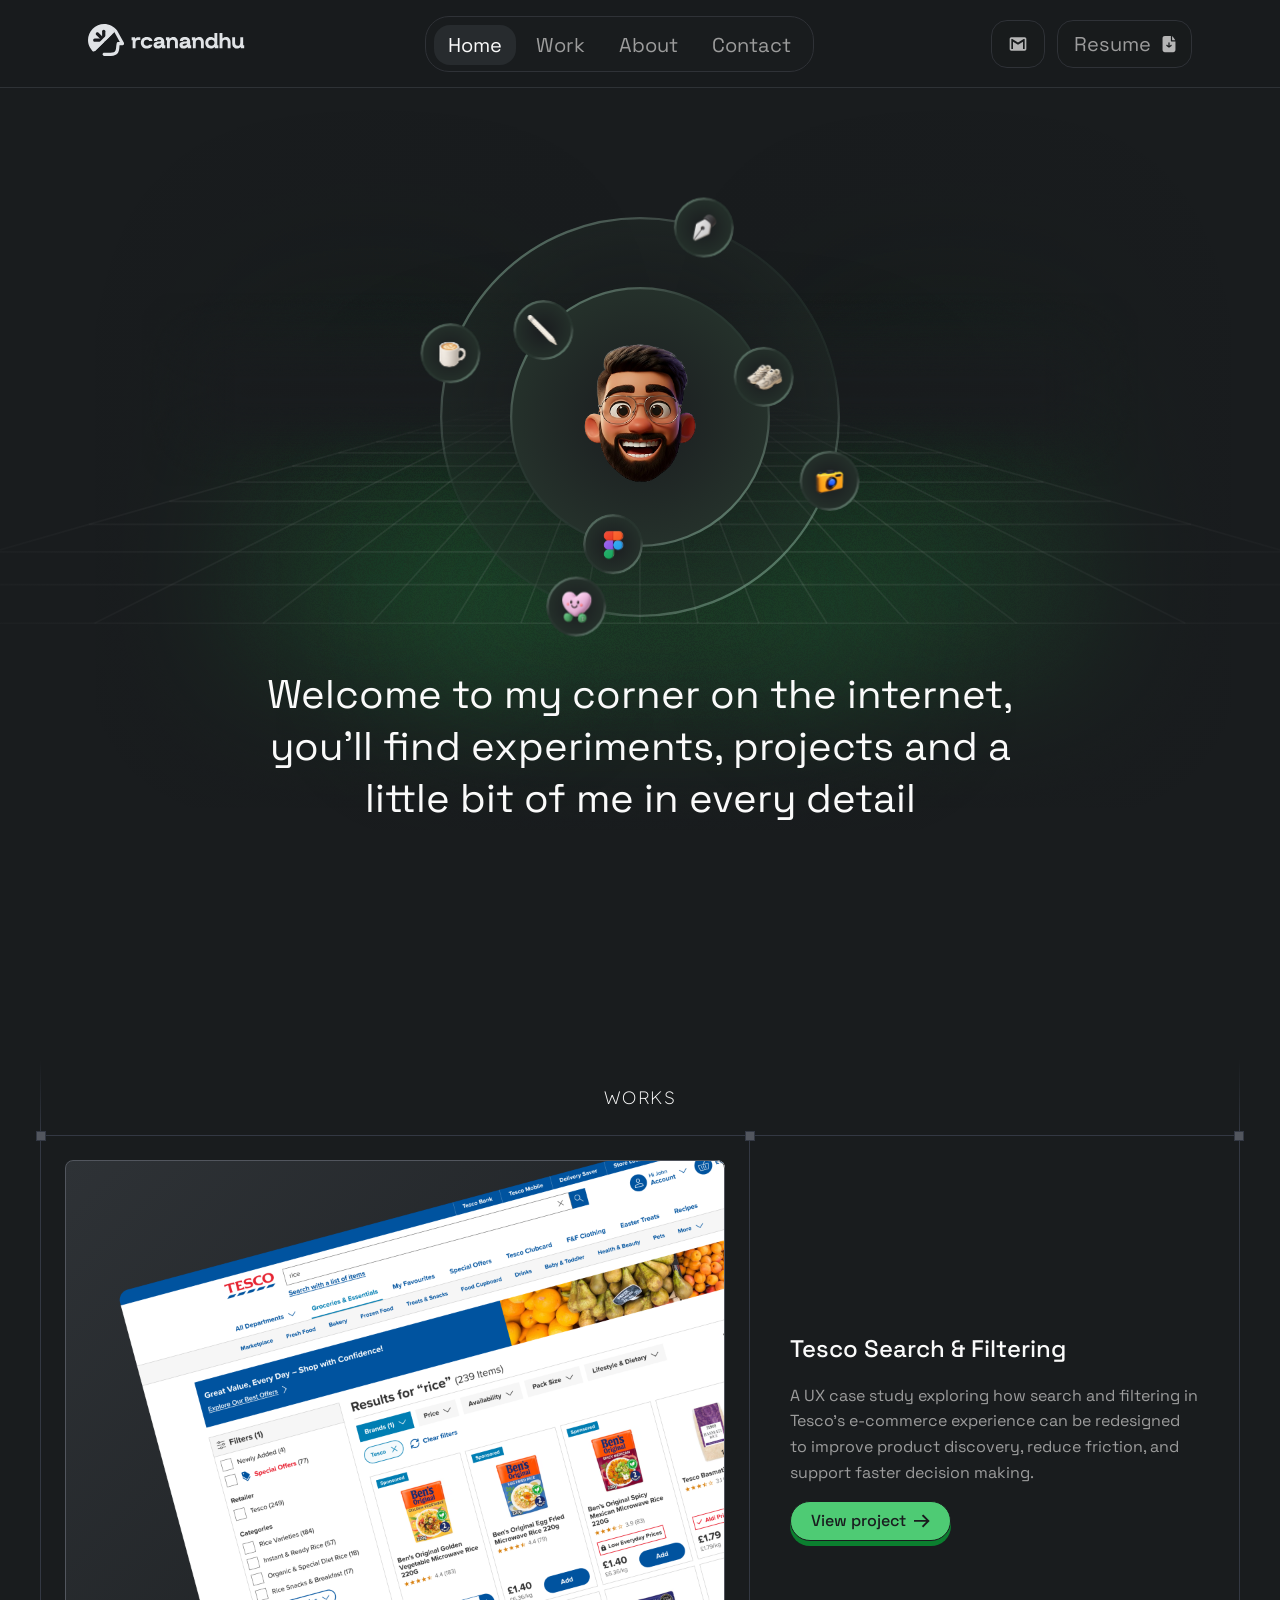
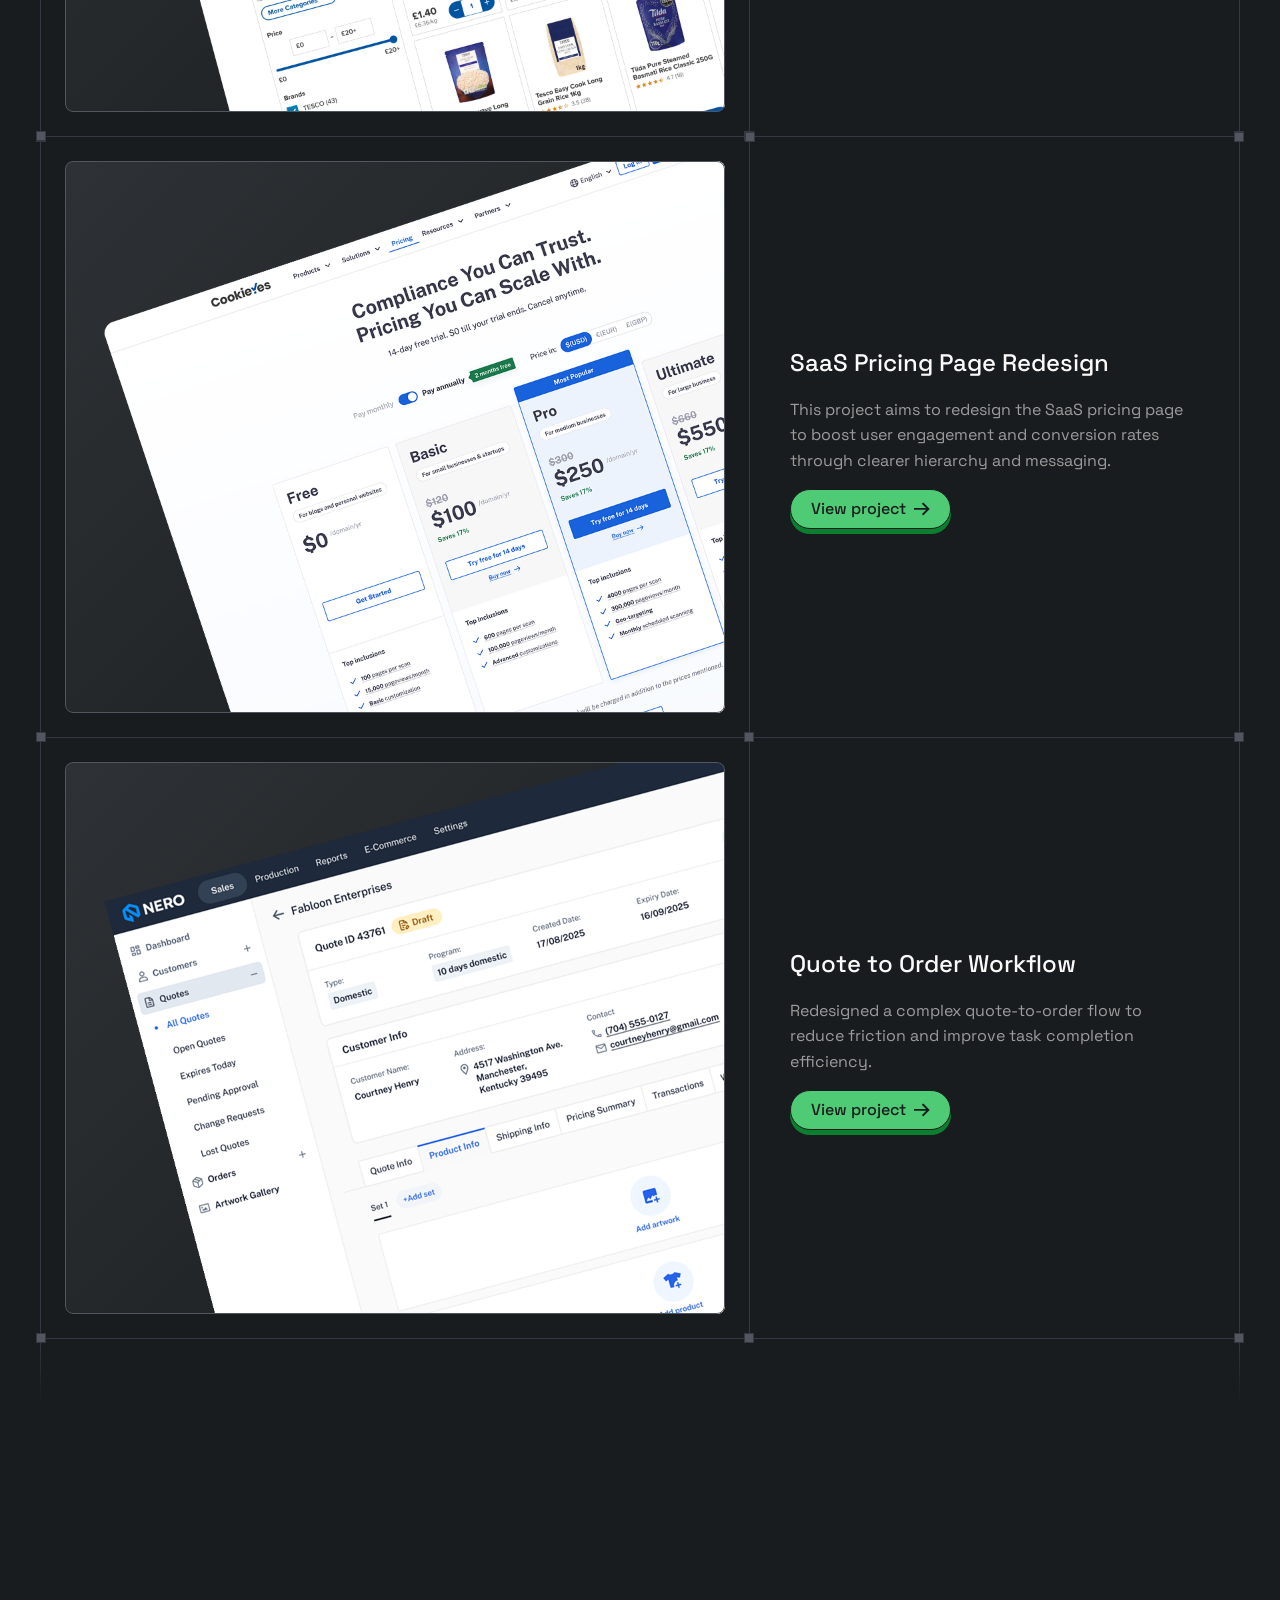
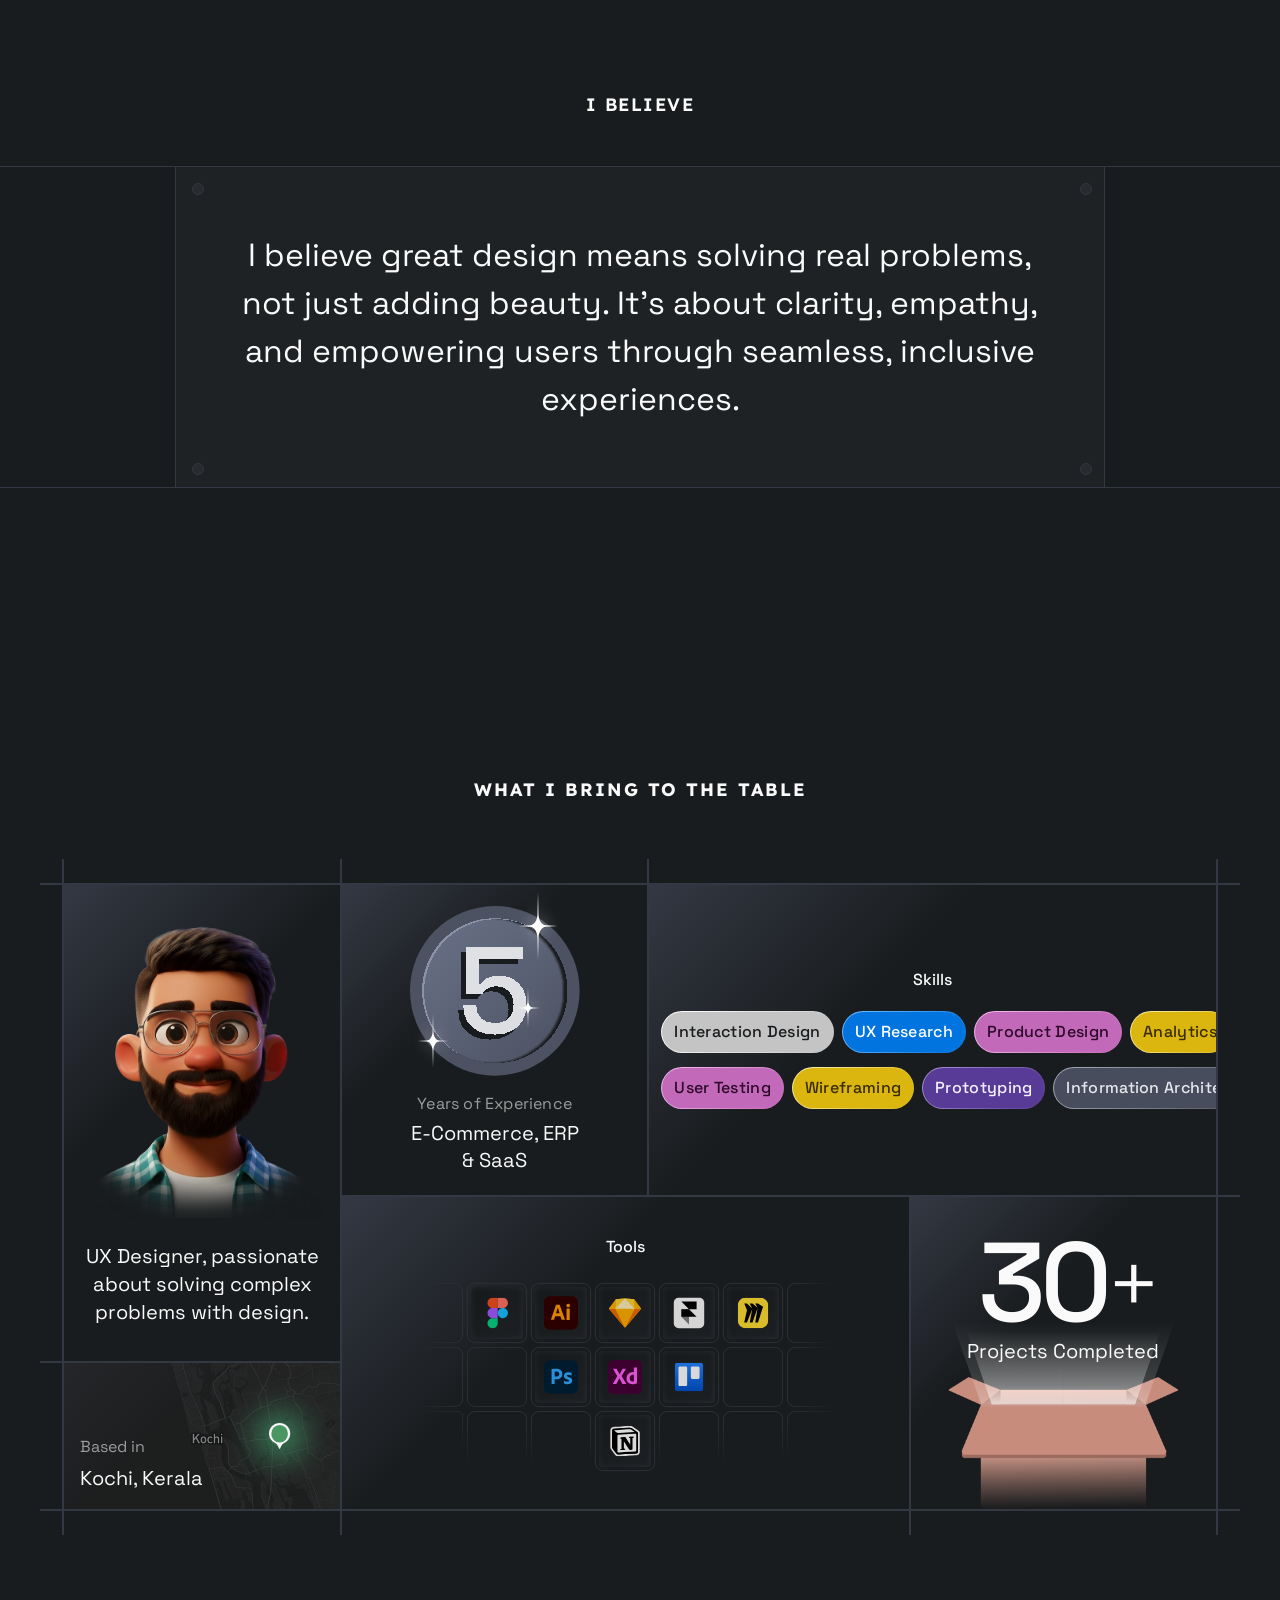
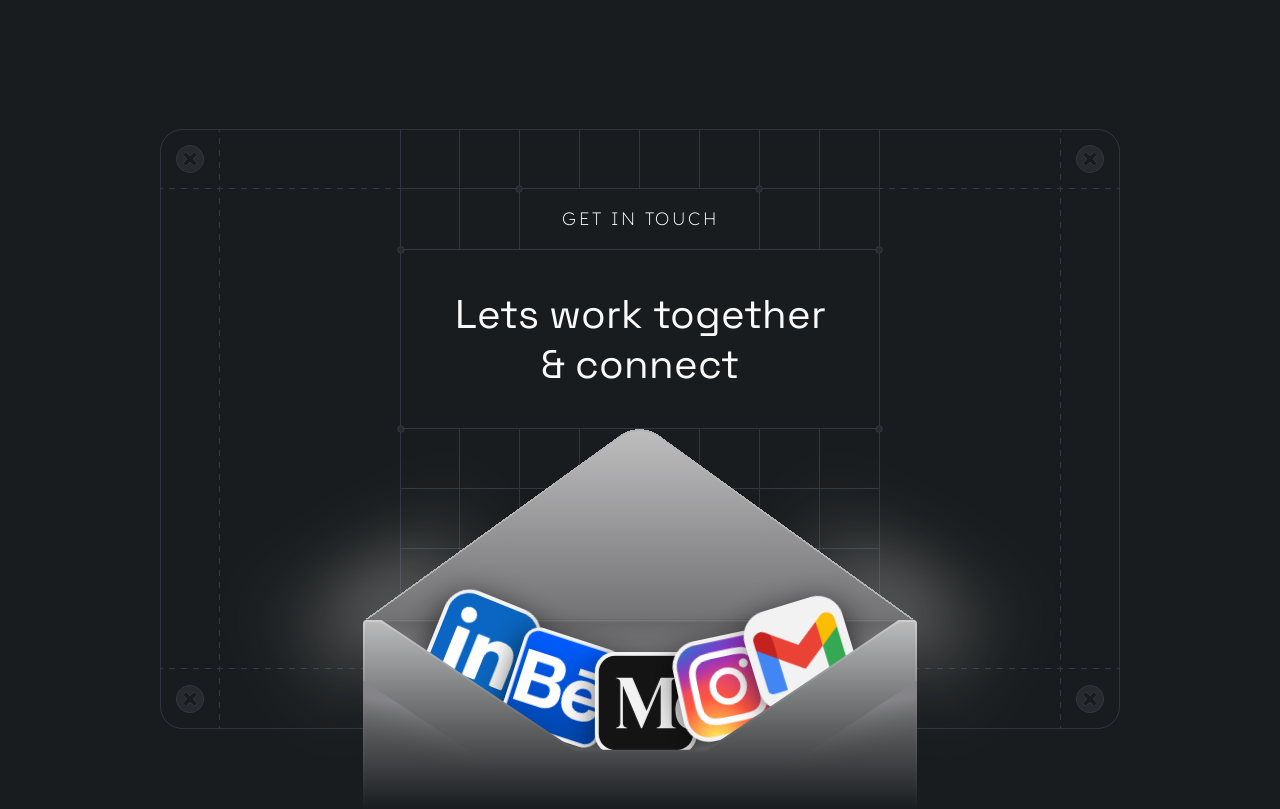
<file: index.html>
<!DOCTYPE html>
<html lang="en">

<head>
  <meta charset="utf-8" />
  <meta name="viewport" content="width=device-width,initial-scale=1" />
  <title>rcanandhu — Portfolio</title>

  <!-- CSS -->
  <link rel="stylesheet" href="css/style.css" />

  <!-- Google Font: Space Grotesk -->
  <link rel="preconnect" href="https://fonts.googleapis.com">
  <link rel="preconnect" href="https://fonts.gstatic.com" crossorigin>
  <link href="https://fonts.googleapis.com/css2?family=Space+Grotesk:wght@300;400;500;600&display=swap"
    rel="stylesheet">
  <link href="https://fonts.googleapis.com/css2?family=Lexend:wght@400&display=swap" rel="stylesheet">
</head>

<body>

  <div class="page-wrapper">

    <!-- NAVBAR -->
    <header class="navbar">
      <div class="container">

        <!-- Logo -->
        <a class="logo" href="/" aria-label="rcanandhu homepage">
          <img src="assets/icons/logo.svg" alt="rcanandhu" class="logo-img">
        </a>

        <!-- Desktop Navigation -->
        <nav class="nav-group hide-mob" aria-label="Main navigation">
          <a href="#hero" class="nav-item active">Home</a>
          <a href="#works" class="nav-item">Work</a>
          <a href="#about" class="nav-item">About</a>
          <a href="#contact" class="nav-item">Contact</a>
        </nav>

        <!-- Desktop Actions -->
        <div class="nav-actions hide-mob">
          <a class="nav-action" href="mailto:anandhurc@example.com">
            <img src="assets/icons/mail.svg" class="nav-icon" alt="">
          </a>

          <a class="btn-resume" href="assets/resume/Ananthu-Resume.pdf" download>
            <span class="resume-text">Resume</span>
            <img src="assets/icons/download.svg" class="nav-icon" alt="">
          </a>
        </div>

        <!-- Mobile Toggle -->
        <button class="menu-toggle show-mob" aria-label="Toggle menu" aria-expanded="false">
          <img src="assets/icons/menu.svg" class="menu-icon icon-open" alt="">
          <img src="assets/icons/close.svg" class="menu-icon icon-close" alt="">
        </button>

      </div>

      <!-- Mobile Menu -->
      <div class="mobile-menu">

        <!-- Centered Links -->
        <nav class="mobile-nav">
          <a href="#hero" class="mobile-link active">Home</a>
          <a href="#works" class="mobile-link">Work</a>
          <a href="#about" class="mobile-link">About</a>
          <a href="#contact" class="mobile-link">Contact</a>
        </nav>

        <!-- Bottom Area -->
        <div class="mobile-footer">

          <a href="assets/resume/Ananthu-Resume.pdf" download class="mobile-resume">
            Resume
            <img src="assets/icons/download.svg" alt="">
          </a>

          <div class="mobile-socials">
            <a href="https://linkedin.com/in/ananthurc" target="_blank" class="mobile-social">
              <img src="assets/icons/linkedin.svg" alt="LinkedIn">
            </a>

            <a href="https://behance.net/anandhurc" target="_blank" class="mobile-social">
              <img src="assets/icons/behance.svg" alt="Behance">
            </a>

            <a href="https://medium.com/@anandhu.r.c" target="_blank" class="mobile-social">
              <img src="assets/icons/medium.svg" alt="Medium">
            </a>

            <a href="https://www.instagram.com/rcanandhu" target="_blank" class="mobile-social">
              <img src="assets/icons/instagram.svg" alt="Instagram">
            </a>

            <a href="mailto:anandhurc@gmail.com" class="mobile-social">
              <img src="assets/icons/email.svg" alt="Email">
            </a>
          </div>

        </div>
      </div>

    </header>

    <!-- HERO SECTION -->
    <section class="hero" id="hero">
      <!-- ORBIT SYSTEM -->
      <div objectclass="relative">
        <div class="orbit-system">
          <div class="orbit-container">

            <!-- OUTER RING: 4 PILLS (CCW) -->
            <div class="orbit-rotator orbit-ccw" data-orbit="ccw">

              <!-- Designer -->
              <div class="pill pill-56" data-angle="0" data-tooltip="designer">
                <span class="icon-wrapper" data-size="46">
                  <img src="assets/images/icon2.png" alt="designer">
                </span>
              </div>

              <!-- Photographer -->
              <div class="pill pill-56" data-angle="90" data-tooltip="photographer">
                <span class="icon-wrapper" data-size="48">
                  <img src="assets/images/icon4.png" alt="photographer">
                </span>
              </div>

              <!-- Love -->
              <div class="pill pill-56" data-angle="180" data-tooltip="love">
                <span class="icon-wrapper" data-size="32">
                  <img src="assets/images/icon5.png" alt="love">
                </span>
              </div>

              <!-- Coffee -->
              <div class="pill pill-56" data-angle="270" data-tooltip="coffee">
                <span class="icon-wrapper" data-size="38">
                  <img src="assets/images/icon7.png" alt="coffee">
                </span>
              </div>

            </div>

            <!-- INNER RING: 3 PILLS (CW) -->
            <div class="orbit-rotator orbit-cw" data-orbit="cw">

              <!-- Figma -->
              <div class="pill pill-64" data-angle="0" data-tooltip="figma">
                <span class="icon-wrapper" data-size="52">
                  <img src="assets/images/icon1.png" alt="figma">
                </span>
              </div>

              <!-- Artist -->
              <div class="pill pill-64" data-angle="120" data-tooltip="artist">
                <span class="icon-wrapper" data-size="31">
                  <img src="assets/images/icon3.png" alt="artist">
                </span>
              </div>

              <!-- Traveller -->
              <div class="pill pill-64" data-angle="240" data-tooltip="traveller">
                <span class="icon-wrapper" data-size="44">
                  <img src="assets/images/icon6.png" alt="traveller">
                </span>
              </div>

            </div>

            <!-- RINGS -->
            <div class="orbit-outer"></div>
            <div class="orbit-inner"></div>

            <!-- AVATAR -->
            <div class="avatar-wrapper">
              <img src="assets/images/avatar.png" alt="Rcanandhu" class="avatar">
            </div>

          </div>
        </div>
      </div>
      <!-- HERO TEXT -->
      <div class="hero-content">
        <h1>
          Welcome to my corner on the internet, you’ll find experiments, projects and a little bit of me in every detail
        </h1>
      </div>
    </section>

    <!-- WORKS SECTION -->
    <section class="works-section" id="works">

      <div class="container">

        <div class="works-title-container">
          <h2 class="works-title">WORKS</h2>
        </div>

        <!-- WORK ITEM -->
        <article class="work-item">
          <div class="work-frame">

            <!-- Ornaments -->
            <span class="ornament tl"></span>
            <span class="ornament tr"></span>
            <span class="ornament bl"></span>
            <span class="ornament br"></span>
            <span class="ornament top-middle"></span>

            <!-- Media -->
            <div class="work-media">
              <div class="work-media-inner">
                <div class="media-canvas">
                  <img src="assets/images/work-tesco.png" alt="Tesco Search and Filtering UX Case Study">
                </div>
              </div>
            </div>

            <!-- Content -->
            <div class="work-content">
              <h3 class="work-card-title">Tesco Search & Filtering</h3>
              <p class="work-card-desc">
                A UX case study exploring how search and filtering in Tesco's e-commerce experience
                can be redesigned to improve product discovery, reduce friction, and support faster
                decision making.
              </p>

              <a href="project.html?project=tesco" class="work-card-button">
                <span>View project</span>
                <span class="arrow-icon">
                  <img src="/assets/icons/right arrow.svg" alt="arrow icon">
                </span>
              </a>
            </div>

          </div>
        </article>

        <!-- WORK ITEM -->
        <article class="work-item">
          <div class="work-frame">
            <!-- Ornaments -->
            <span class="ornament tl"></span>
            <span class="ornament tr"></span>
            <span class="ornament bl"></span>
            <span class="ornament br"></span>

            <span class="ornament top-middle"></span>

            <!-- Media -->
            <div class="work-media">
              <div class="work-media-inner">
                <div class="media-canvas">
                  <img src="assets/images/work-pricing.png" alt="SaaS Pricing Page Redesign">
                </div>
              </div>
            </div>

            <!-- Content -->
            <div class="work-content">
              <h3 class="work-card-title">SaaS Pricing Page Redesign</h3>
              <p class="work-card-desc">
                This project aims to redesign the SaaS pricing page to boost user engagement
                and conversion rates through clearer hierarchy and messaging.
              </p>
              <a href="#" class="work-card-button">
                <span>View project</span>
                <span class="arrow-icon">
                  <img src="/assets/icons/right arrow.svg" alt="arrow icon">
                </span>
              </a>
            </div>
          </div>
        </article>

        <!-- WORK ITEM -->
        <article class="work-item">
          <div class="work-frame">

            <!-- Ornaments -->
            <span class="ornament bl"></span>
            <span class="ornament br"></span>

            <!-- Media -->
            <div class="work-media">
              <div class="work-media-inner">
                <div class="media-canvas">
                  <img src="assets/images/work-quote.png" alt="Quote to Order Workflow">
                </div>
              </div>
            </div>

            <!-- Content -->
            <div class="work-content">
              <h3 class="work-card-title">Quote to Order Workflow</h3>
              <p class="work-card-desc">
                Redesigned a complex quote-to-order flow to reduce friction and improve
                task completion efficiency.
              </p>
              <a href="#" class="work-card-button">
                <span>View project</span>
                <span class="arrow-icon">
                  <img src="/assets/icons/right arrow.svg" alt="arrow icon">
                </span>
              </a>
            </div>
          </div>
        </article>

        <div class="works-end-border"></div>

      </div>

    </section>


    <!-- I BELIEVE SECTION -->
    <section class="ibelieve-section" id="ibelieve">
      <div class="ibelieve-section-title">
        I believe
      </div>
      <div class="ibelieve-container-outer">
        <div class="ibelieve-container-inner">
          <!-- Corner Ornaments -->
          <span class="ibelieve-ornament top-left"></span>
          <span class="ibelieve-ornament top-right"></span>
          <span class="ibelieve-ornament bottom-left"></span>
          <span class="ibelieve-ornament bottom-right"></span>
          <div class="ibelieve-text">
            I believe great design means solving real problems, not just adding beauty. It’s about clarity, empathy, and
            empowering users through seamless, inclusive experiences.
          </div>
        </div>
      </div>
    </section>

    <!-- ABOUT SECTION -->
    <section class="about-section" id="about">
      <h2 class="about-section-title">WHAT I BRING TO THE TABLE</h2>

      <div class="about-bento">

        <!-- ABOUT BENTO DESKTOP -->
        <div class="about-bento about-bento--desktop">

          <!-- Left column (Avatar, Map) -->
          <div class="bento-vertical">
            <!-- Avatar Card -->
            <div class="bento-left top">

              <div class="bento-rect left-top">
                <div class="bento-rect tall"></div>
              </div>

              <div class="bento-avatar wrapper">
                <div class="bento-card avatar-card gradient">
                  <img src="assets/images/avatar2.png" alt="Your portrait" class="avatar-img" />
                  <div class="avatar-text-container">
                    <p class="avatar-desc">UX Designer, passionate about solving complex problems with design.</p>
                  </div>
                </div>
              </div>

            </div>


            <!-- Map Card -->
            <div class="bento-left bottom">

              <div class="bento-rect left-bottom">
                <div class="bento-rect short"></div>
              </div>

              <div class="bento-map wrapper">
                <div class="bento-card map-card gradient">
                  <div class="map-card-bg"></div>

                  <div class="map-card-content">
                    <p class="map-based-in">Based in</p>
                    <p class="map-location">Kochi, Kerala</p>
                  </div>

                  <div class="map-pin-wrap">
                    <span class="map-pin-glow"></span>
                    <span class="map-pin-icon">
                      <img src="assets/icons/location.svg" alt="" aria-hidden="true" />
                    </span>
                  </div>
                </div>
              </div>

            </div>


          </div>

          <!-- Center columns (Experience, Skills, Tools, Projects) -->
          <div class="bento-vertical bento-wide">
            <div class="bento-row">
              <!-- Experience Card -->
              <div class="bento-card-outer bento-top">
                <div class="bento-card exp-card gradient" tabindex="0">
                  <div class="exp-illustration-wrap">
                    <img src="assets/svg/coin-front.svg" alt="Coin front" class="coin-static" />
                    <img src="assets/svg/sparkle.svg" alt="" aria-hidden="true" class="sparkle-svg sparkle-large" />
                    <img src="assets/svg/sparkle.svg" alt="" aria-hidden="true" class="sparkle-svg sparkle-medium" />
                    <img src="assets/svg/sparkle.svg" alt="" aria-hidden="true" class="sparkle-svg sparkle-small" />
                  </div>
                  <div class="exp-info">
                    <div class="exp-title">Years of Experience</div>
                    <div class="exp-desc">E-Commerce, ERP & SaaS</div>
                  </div>
                </div>
              </div>

              <!-- Skills Card -->
              <div class="bento-card-outer bento-top">
                <div class="bento-card skills-card gradient" tabindex="0">
                  <h4 class="skills-title">Skills</h4>

                  <!-- Line 1 Scrolling Pills Container -->
                  <div class="skills-pills-container" tabindex="0" aria-label="Scrolling skills list line 1">
                    <div class="skills-pills-scroll">
                      <div class="pills-row">
                        <span class="skill-pill style-1">Interaction Design</span>
                        <span class="skill-pill style-2">UX Research</span>
                        <span class="skill-pill style-3">Product Design</span>
                        <span class="skill-pill style-4">Analytics</span>
                        <span class="skill-pill style-5">Visual Design</span>
                        <span class="skill-pill style-6">Responsive Design</span>
                      </div>
                      <!-- Duplicate set for infinity -->
                      <div class="pills-row">
                        <span class="skill-pill style-1">Interaction Design</span>
                        <span class="skill-pill style-2">UX Research</span>
                        <span class="skill-pill style-3">Product Design</span>
                        <span class="skill-pill style-4">Analytics</span>
                        <span class="skill-pill style-5">Visual Design</span>
                        <span class="skill-pill style-6">Responsive Design</span>
                      </div>
                    </div>
                  </div>

                  <!-- Line 2 Scrolling Pills Container -->
                  <div class="skills-pills-container" tabindex="0" aria-label="Scrolling skills list line 2"
                    style="margin-top:8px;">
                    <div class="skills-pills-scroll">
                      <div class="pills-row">
                        <span class="skill-pill style-3">User Testing</span>
                        <span class="skill-pill style-4">Wireframing</span>
                        <span class="skill-pill style-5">Prototyping</span>
                        <span class="skill-pill style-6">Information Architecture</span>
                        <span class="skill-pill style-1">Content Strategy</span>
                        <span class="skill-pill style-2">Accessibility</span>
                      </div>
                      <!-- Duplicate set for infinity -->
                      <div class="pills-row">
                        <span class="skill-pill style-3">User Testing</span>
                        <span class="skill-pill style-4">Wireframing</span>
                        <span class="skill-pill style-5">Prototyping</span>
                        <span class="skill-pill style-6">Information Architecture</span>
                        <span class="skill-pill style-1">Content Strategy</span>
                        <span class="skill-pill style-2">Accessibility</span>
                      </div>
                    </div>
                  </div>
                </div>
              </div>

              <div class="bento-side top">
                <div class="bento-rect tall"></div>
              </div>

            </div>

            <div class="bento-row">

              <!-- Tools Card -->
              <div class="bento-card-outer bento-bottom">
                <div class="bento-card tools-card gradient">
                  <h4 class="tools-title">Tools</h4>

                  <div class="tools-grid">
                    <!-- Row 1 (7 cells) -->
                    <img src="assets/svg/left-fade.svg" alt="" class="tool-slot-svg" />

                    <div class="tool-slot is-filled">
                      <div class="tool-tile">
                        <img src="assets/icons/figma.svg" alt="Figma" />
                      </div>
                    </div>
                    <div class="tool-slot is-filled">
                      <div class="tool-tile">
                        <img src="assets/icons/ai.svg" alt="Illustrator" />
                      </div>
                    </div>
                    <div class="tool-slot is-filled">
                      <div class="tool-tile">
                        <img src="assets/icons/sketch.svg" alt="Sketch" />
                      </div>
                    </div>
                    <div class="tool-slot is-filled">
                      <div class="tool-tile">
                        <img src="assets/icons/framer.svg" alt="Framer" />
                      </div>
                    </div>
                    <div class="tool-slot is-filled">
                      <div class="tool-tile">
                        <img src="assets/icons/miro.svg" alt="Miro" />
                      </div>
                    </div>

                    <img src="assets/svg/right-fade.svg" alt="" class="tool-slot-svg" />

                    <!-- Row 2 (7 cells) -->
                    <img src="assets/svg/left-fade.svg" alt="" class="tool-slot-svg" />
                    <img src="assets/svg/plane-nofade.svg" alt="" class="tool-slot-svg" />

                    <div class="tool-slot is-filled">
                      <div class="tool-tile">
                        <img src="assets/icons/ps.svg" alt="Photoshop" />
                      </div>
                    </div>
                    <div class="tool-slot is-filled">
                      <div class="tool-tile">
                        <img src="assets/icons/xd.svg" alt="Adobe XD" />
                      </div>
                    </div>
                    <div class="tool-slot is-filled">
                      <div class="tool-tile">
                        <img src="assets/icons/trello.svg" alt="Trello" />
                      </div>
                    </div>

                    <img src="assets/svg/plane-nofade.svg" alt="" class="tool-slot-svg" />
                    <img src="assets/svg/right-fade.svg" alt="" class="tool-slot-svg" />

                    <!-- Row 3 (7 cells) -->
                    <img src="assets/svg/bottom-left-fade.svg" alt="" class="tool-slot-svg" />
                    <img src="assets/svg/bottom-fade.svg" alt="" class="tool-slot-svg" />
                    <img src="assets/svg/bottom-fade.svg" alt="" class="tool-slot-svg" />

                    <div class="tool-slot is-filled">
                      <div class="tool-tile">
                        <img src="assets/icons/notion.svg" alt="Notion" />
                      </div>
                    </div>

                    <img src="assets/svg/bottom-fade.svg" alt="" class="tool-slot-svg" />
                    <img src="assets/svg/bottom-fade.svg" alt="" class="tool-slot-svg" />
                    <img src="assets/svg/bottom-right-fade.svg" alt="" class="tool-slot-svg" />
                  </div>
                </div>
              </div>


              <!-- Projects Card -->
              <div class="bento-card-outer bento-bottom">
                <div class="bento-card projects-card gradient">

                  <!-- Top Info -->
                  <div class="projects-info-container">
                    <div class="projects-count-row">
                      <span class="projects-count-num">30</span>
                      <span class="projects-count-plus">+</span>
                    </div>
                    <p class="projects-text">Projects Completed</p>
                  </div>

                  <!-- Box + Effects Wrapper -->
                  <div class="projects-box-wrap">

                    <img src="assets/images/projects.png" alt="Projects Completed" class="projects-img" />

                    <!-- Static light rays -->
                    <div class="projects-ray-effect"></div>

                    <!-- Travelling sparkle lights -->
                    <div class="projects-spark spark-1"></div>
                    <div class="projects-spark spark-2"></div>
                    <div class="projects-spark spark-3"></div>
                    <div class="projects-spark spark-4"></div>
                    <div class="projects-spark spark-5"></div>

                  </div>

                </div>
              </div>

              <div class="bento-side bottom">
                <div class="bento-rect short"></div>
              </div>

            </div>

          </div>

        </div>


        <!-- ABOUT BENTO — TABLET -->
        <div class="about-bento about-bento--tablet">

          <!-- Left column -->
          <div class="bento-vertical">

            <!-- Avatar Card + side stripe -->
            <div class="bento-left top">

              <div class="bento-rect left-top">
                <div class="bento-rect tall"></div>
              </div>
              <!-- Avatar Card -->
              <div class="bento-avatar wrapper">
                <div class="bento-card avatar-card gradient">
                  <img src="assets/images/avatar2.png" alt="Your portrait" class="avatar-img" />
                  <div class="avatar-text-container">
                    <p class="avatar-desc">
                      UX Designer, passionate about solving complex problems with design.
                    </p>
                  </div>
                </div>
              </div>

            </div>

            <!-- Map Card + side stripe -->
            <div class="bento-left bottom">
              <div class="bento-rect left-bottom">
                <div class="bento-rect short"></div>
              </div>

              <!-- Map Card -->
              <div class="bento-map wrapper">

                <div class="bento-card map-card gradient">
                  <div class="map-card-bg"></div>
                  <div class="map-card-content">
                    <p class="map-based-in">Based in</p>
                    <p class="map-location">Kochi, Kerala</p>
                  </div>
                  <div class="map-pin-wrap">
                    <span class="map-pin-glow"></span>
                    <span class="map-pin-icon">
                      <img src="assets/icons/location.svg" aria-hidden="true" />
                    </span>
                  </div>
                </div>
              </div>

            </div>


          </div>

          <!-- Center column -->
          <div class="bento-vertical bento-wide">

            <!-- Row 1: Experience + Projects -->
            <div class="bento-r1">
              <div class="bento-row">

                <!-- Experience -->
                <div class="bento-card exp-card gradient tab-w-50">
                  <div class="exp-illustration-wrap">
                    <img src="assets/svg/coin-front.svg" class="coin-static" />
                    <img src="assets/svg/sparkle.svg" class="sparkle-svg sparkle-large" />
                    <img src="assets/svg/sparkle.svg" class="sparkle-svg sparkle-medium" />
                    <img src="assets/svg/sparkle.svg" class="sparkle-svg sparkle-small" />
                  </div>
                  <div class="exp-info">
                    <div class="exp-title">Years of Experience</div>
                    <div class="exp-desc">E-Commerce, ERP & SaaS</div>
                  </div>
                </div>

                <!-- Projects -->
                <div class="bento-card projects-card gradient tab-w-50">

                  <div class="projects-info-container">
                    <div class="projects-count-row">
                      <span class="projects-count-num">30</span>
                      <span class="projects-count-plus">+</span>
                    </div>
                    <p class="projects-text">Projects Completed</p>
                  </div>

                  <!-- Box + Ray Wrapper -->
                  <div class="projects-box-wrap">

                    <div class="projects-ray-effect"></div>

                    <div class="projects-spark spark-1"></div>
                    <div class="projects-spark spark-2"></div>
                    <div class="projects-spark spark-3"></div>
                    <div class="projects-spark spark-4"></div>
                    <div class="projects-spark spark-5"></div>

                    <img src="assets/images/projects.png" class="projects-img" />

                  </div>

                </div>


              </div>
              <div class="bento-rect top">
                <div class="bento-rect tall"></div>
              </div>
            </div>


            <!-- Row 2: Skills -->
            <div class="bento-r2">
              <div class="bento-card skills-card gradient w-full tab-skills">

                <h4 class="skills-title">Skills</h4>

                <div class="skills-pills-container">
                  <div class="skills-pills-scroll">
                    <div class="pills-row">
                      <span class="skill-pill style-1">Interaction Design</span>
                      <span class="skill-pill style-2">UX Research</span>
                      <span class="skill-pill style-3">Product Design</span>
                      <span class="skill-pill style-4">Analytics</span>
                      <span class="skill-pill style-5">Visual Design</span>
                      <span class="skill-pill style-6">Responsive Design</span>
                    </div>
                    <div class="pills-row">
                      <span class="skill-pill style-1">Interaction Design</span>
                      <span class="skill-pill style-2">UX Research</span>
                      <span class="skill-pill style-3">Product Design</span>
                      <span class="skill-pill style-4">Analytics</span>
                      <span class="skill-pill style-5">Visual Design</span>
                      <span class="skill-pill style-6">Responsive Design</span>
                    </div>
                  </div>
                </div>

                <div class="skills-pills-container" style="margin-top:8px;">
                  <div class="skills-pills-scroll">
                    <div class="pills-row">
                      <span class="skill-pill style-3">User Testing</span>
                      <span class="skill-pill style-4">Wireframing</span>
                      <span class="skill-pill style-5">Prototyping</span>
                      <span class="skill-pill style-6">Information Architecture</span>
                      <span class="skill-pill style-1">Content Strategy</span>
                      <span class="skill-pill style-2">Accessibility</span>
                    </div>
                    <div class="pills-row">
                      <span class="skill-pill style-3">User Testing</span>
                      <span class="skill-pill style-4">Wireframing</span>
                      <span class="skill-pill style-5">Prototyping</span>
                      <span class="skill-pill style-6">Information Architecture</span>
                      <span class="skill-pill style-1">Content Strategy</span>
                      <span class="skill-pill style-2">Accessibility</span>
                    </div>
                  </div>
                </div>

              </div>
              <div class="bento-rect short"></div>
            </div>



            <!-- Row 3: Tools -->
            <div class="bento-row bottom">
              <div class="bento-tool wrapper">
                <div class="bento-card tools-card gradient w-full">

                  <h4 class="tools-title">Tools</h4>

                  <div class="tools-grid">

                    <!-- Row 1 -->
                    <img src="assets/svg/left-fade.svg" alt="" class="tool-slot-svg" />

                    <div class="tool-slot is-filled">
                      <div class="tool-tile">
                        <img src="assets/icons/figma.svg" alt="Figma" />
                      </div>
                    </div>

                    <div class="tool-slot is-filled">
                      <div class="tool-tile">
                        <img src="assets/icons/ai.svg" alt="Illustrator" />
                      </div>
                    </div>

                    <div class="tool-slot is-filled">
                      <div class="tool-tile">
                        <img src="assets/icons/sketch.svg" alt="Sketch" />
                      </div>
                    </div>

                    <div class="tool-slot is-filled">
                      <div class="tool-tile">
                        <img src="assets/icons/framer.svg" alt="Framer" />
                      </div>
                    </div>

                    <div class="tool-slot is-filled">
                      <div class="tool-tile">
                        <img src="assets/icons/miro.svg" alt="Miro" />
                      </div>
                    </div>

                    <img src="assets/svg/right-fade.svg" alt="" class="tool-slot-svg" />

                    <!-- Row 2 -->
                    <img src="assets/svg/left-fade.svg" alt="" class="tool-slot-svg" />
                    <img src="assets/svg/plane-nofade.svg" alt="" class="tool-slot-svg" />

                    <div class="tool-slot is-filled">
                      <div class="tool-tile">
                        <img src="assets/icons/ps.svg" alt="Photoshop" />
                      </div>
                    </div>

                    <div class="tool-slot is-filled">
                      <div class="tool-tile">
                        <img src="assets/icons/xd.svg" alt="Adobe XD" />
                      </div>
                    </div>

                    <div class="tool-slot is-filled">
                      <div class="tool-tile">
                        <img src="assets/icons/trello.svg" alt="Trello" />
                      </div>
                    </div>

                    <img src="assets/svg/plane-nofade.svg" alt="" class="tool-slot-svg" />
                    <img src="assets/svg/right-fade.svg" alt="" class="tool-slot-svg" />

                    <!-- Row 3 -->
                    <img src="assets/svg/bottom-left-fade.svg" alt="" class="tool-slot-svg" />
                    <img src="assets/svg/bottom-fade.svg" alt="" class="tool-slot-svg" />
                    <img src="assets/svg/bottom-fade.svg" alt="" class="tool-slot-svg" />

                    <div class="tool-slot is-filled">
                      <div class="tool-tile">
                        <img src="assets/icons/notion.svg" alt="Notion" />
                      </div>
                    </div>

                    <img src="assets/svg/bottom-fade.svg" alt="" class="tool-slot-svg" />
                    <img src="assets/svg/bottom-fade.svg" alt="" class="tool-slot-svg" />
                    <img src="assets/svg/bottom-right-fade.svg" alt="" class="tool-slot-svg" />

                  </div>

                </div>
              </div>
              <div class="bento-rect bottom">
                <div class="bento-rect short"></div>
              </div>
            </div>


          </div>

        </div>

        <!-- ABOUT BENTO — MOBILE -->
        <div class="about-bento about-bento--mobile">

          <!-- Top Border -->
          <div class="bento-border-top">
          </div>

          <!-- Avatar -->
          <div class="bento-card avatar-card gradient w-full">
            <img src="assets/images/avatar2.png" alt="Your portrait" class="avatar-img" />
            <div class="avatar-text-container">
              <p class="avatar-desc">
                UX Designer, passionate about solving complex problems with design.
              </p>
            </div>
          </div>

          <!-- Experience + Projects row -->
          <div class="bento-row mobile-row-2col">

            <!-- Experience -->
            <div class="bento-card exp-card gradient">
              <div class="exp-illustration-wrap">
                <img src="assets/svg/coin-front.svg" class="coin-static" />
                <img src="assets/svg/sparkle.svg" class="sparkle-svg sparkle-large" />
                <img src="assets/svg/sparkle.svg" class="sparkle-svg sparkle-medium" />
                <img src="assets/svg/sparkle.svg" class="sparkle-svg sparkle-small" />
              </div>
              <div class="exp-info">
                <div class="exp-title">Years of Experience</div>
                <div class="exp-desc">E-Commerce, ERP & SaaS</div>
              </div>
            </div>

            <!-- Projects -->
            <div class="bento-card projects-card gradient">

              <div class="projects-info-container">
                <div class="projects-count-row">
                  <span class="projects-count-num">30</span>
                  <span class="projects-count-plus">+</span>
                </div>
                <p class="projects-text">Projects Completed</p>
              </div>

              <!-- 🔥 NEW WRAPPER -->
              <div class="projects-box-wrap">

                <div class="projects-ray-effect"></div>

                <div class="projects-spark spark-1"></div>
                <div class="projects-spark spark-2"></div>
                <div class="projects-spark spark-3"></div>
                <div class="projects-spark spark-4"></div>
                <div class="projects-spark spark-5"></div>

                <img src="assets/images/projects.png" class="projects-img" />

              </div>

            </div>

          </div>

          <!-- Skills -->
          <div class="bento-card skills-card gradient w-full tab-skills">

            <h4 class="skills-title">Skills</h4>

            <div class="skills-pills-container">
              <div class="skills-pills-scroll">
                <div class="pills-row">
                  <span class="skill-pill style-1">Interaction Design</span>
                  <span class="skill-pill style-2">UX Research</span>
                  <span class="skill-pill style-3">Product Design</span>
                  <span class="skill-pill style-4">Analytics</span>
                  <span class="skill-pill style-5">Visual Design</span>
                  <span class="skill-pill style-6">Responsive Design</span>
                </div>
                <div class="pills-row">
                  <span class="skill-pill style-1">Interaction Design</span>
                  <span class="skill-pill style-2">UX Research</span>
                  <span class="skill-pill style-3">Product Design</span>
                  <span class="skill-pill style-4">Analytics</span>
                  <span class="skill-pill style-5">Visual Design</span>
                  <span class="skill-pill style-6">Responsive Design</span>
                </div>
              </div>
            </div>

            <div class="skills-pills-container" style="margin-top:8px;">
              <div class="skills-pills-scroll">
                <div class="pills-row">
                  <span class="skill-pill style-3">User Testing</span>
                  <span class="skill-pill style-4">Wireframing</span>
                  <span class="skill-pill style-5">Prototyping</span>
                  <span class="skill-pill style-6">Information Architecture</span>
                  <span class="skill-pill style-1">Content Strategy</span>
                  <span class="skill-pill style-2">Accessibility</span>
                </div>
                <div class="pills-row">
                  <span class="skill-pill style-3">User Testing</span>
                  <span class="skill-pill style-4">Wireframing</span>
                  <span class="skill-pill style-5">Prototyping</span>
                  <span class="skill-pill style-6">Information Architecture</span>
                  <span class="skill-pill style-1">Content Strategy</span>
                  <span class="skill-pill style-2">Accessibility</span>
                </div>
              </div>
            </div>

          </div>

          <!-- Tools -->
          <div class="bento-card tools-card gradient w-full">

            <h4 class="tools-title">Tools</h4>

            <div class="tools-grid">
              <!-- Row 1 (7 cells) -->
              <img src="assets/svg/left-fade.svg" alt="" class="tool-slot-svg" />

              <div class="tool-slot is-filled">
                <div class="tool-tile">
                  <img src="assets/icons/figma.svg" alt="Figma" />
                </div>
              </div>
              <div class="tool-slot is-filled">
                <div class="tool-tile">
                  <img src="assets/icons/ai.svg" alt="Illustrator" />
                </div>
              </div>
              <div class="tool-slot is-filled">
                <div class="tool-tile">
                  <img src="assets/icons/sketch.svg" alt="Sketch" />
                </div>
              </div>
              <div class="tool-slot is-filled">
                <div class="tool-tile">
                  <img src="assets/icons/framer.svg" alt="Framer" />
                </div>
              </div>
              <div class="tool-slot is-filled">
                <div class="tool-tile">
                  <img src="assets/icons/miro.svg" alt="Miro" />
                </div>
              </div>

              <img src="assets/svg/right-fade.svg" alt="" class="tool-slot-svg" />

              <!-- Row 2 (7 cells) -->
              <img src="assets/svg/left-fade.svg" alt="" class="tool-slot-svg" />
              <img src="assets/svg/plane-nofade.svg" alt="" class="tool-slot-svg" />

              <div class="tool-slot is-filled">
                <div class="tool-tile">
                  <img src="assets/icons/ps.svg" alt="Photoshop" />
                </div>
              </div>
              <div class="tool-slot is-filled">
                <div class="tool-tile">
                  <img src="assets/icons/xd.svg" alt="Adobe XD" />
                </div>
              </div>
              <div class="tool-slot is-filled">
                <div class="tool-tile">
                  <img src="assets/icons/trello.svg" alt="Trello" />
                </div>
              </div>

              <img src="assets/svg/plane-nofade.svg" alt="" class="tool-slot-svg" />
              <img src="assets/svg/right-fade.svg" alt="" class="tool-slot-svg" />

              <!-- Row 3 (7 cells) -->
              <img src="assets/svg/bottom-left-fade.svg" alt="" class="tool-slot-svg" />
              <img src="assets/svg/bottom-fade.svg" alt="" class="tool-slot-svg" />
              <img src="assets/svg/bottom-fade.svg" alt="" class="tool-slot-svg" />

              <div class="tool-slot is-filled">
                <div class="tool-tile">
                  <img src="assets/icons/notion.svg" alt="Notion" />
                </div>
              </div>

              <img src="assets/svg/bottom-fade.svg" alt="" class="tool-slot-svg" />
              <img src="assets/svg/bottom-fade.svg" alt="" class="tool-slot-svg" />
              <img src="assets/svg/bottom-right-fade.svg" alt="" class="tool-slot-svg" />
            </div>

          </div>

          <!-- Location -->
          <div class="bento-card map-card gradient w-full">
            <div class="map-card-bg"></div>
            <div class="map-card-content">
              <p class="map-based-in">Based in</p>
              <p class="map-location">Kochi, Kerala</p>
            </div>
          </div>

          <!-- Bottom Border -->
          <div class="bento-border-bottom">
          </div>

        </div>

      </div>

    </section>

    <!-- CONTACT SECTION -->
    <section class="contact-section" id="contact">

      <div class="contact-visual">

        <!-- Desktop -->
        <img src="assets/svg/contact-bg-desktop.svg" class="contact-svg contact-svg-desktop" alt=""
          aria-hidden="true" />

        <!-- Tablet -->
        <img src="assets/svg/contact-bg-tablet.svg" class="contact-svg contact-svg-tablet" alt="" aria-hidden="true" />

        <!-- Mobile -->
        <img src="assets/svg/contact-bg-mobile.svg" class="contact-svg contact-svg-mobile" alt="" aria-hidden="true" />

        <!-- Content -->
        <div class="contact-content">

          <header class="contact-header">
            <span class="contact-label">Get in touch</span>
            <h2 class="contact-title">
              Lets work together<br />
              & connect
            </h2>
          </header>

        </div>

        <div class="contact-envelope-wrap">

          <!-- Base -->
          <img src="assets/svg/envelope-base.svg" class="contact-envelope-base" alt="" aria-hidden="true" />

          <!-- Icons (inside envelope) -->
          <div class="contact-icons">
            <a href="https://linkedin.com/in/ananthurc" target="_blank" class="contact-icon icon-linkedin">
              <img src="assets/svg/linkedin.svg" alt="LinkedIn">
            </a>

            <a href="https://behance.net/anandhurc" target="_blank" class="contact-icon icon-behance">
              <img src="assets/svg/behance.svg" alt="Behance">
            </a>

            <a href="https://medium.com/@anandhu.r.c" target="_blank" class="contact-icon icon-medium">
              <img src="assets/svg/medium.svg" alt="Medium">
            </a>

            <a href="https://www.instagram.com/rcanandhu" target="_blank" class="contact-icon icon-instagram">
              <img src="assets/svg/instagram.svg" alt="Instagram">
            </a>

            <a href="mailto:anandhurc@gmail.com" class="contact-icon icon-gmail">
              <img src="assets/svg/email.svg" alt="Email">
            </a>
          </div>

          <!-- Flap ON TOP -->
          <img src="assets/svg/envelope-flap.svg" class="contact-envelope-flap" alt="" aria-hidden="true" />

        </div>

      </div>

    </section>

  </div>


  <!-- SCROLLBAR -->
  <div class="custom-scrollbar-float ">
    <div class="scrollbar-track">
      <!-- Section markers (big) and minor ticks (small) will be injected here -->
      <div class="scrollbar-ticks"></div>
      <div class="scrollbar-thumb"></div>
    </div>
  </div>

  </div>

  <script src="js/main.js"></script>

</body>

</html>
</file>
<file: css/style.css>
/* ========================================
   style1.css – FINAL: FOUNDATION WITH TOKENS
   Color system integrated into all UI elements
   ======================================== */

/* -------------------------
   RESET + ROOT
   ------------------------- */
html {
  scroll-behavior: smooth;
}

section {
  scroll-margin-top: var(--header-height);
}

*,
*::before,
*::after {
  box-sizing: border-box;
  margin: 0;
  padding: 0;
}

/* -------------------------
   COLOR SYSTEM – TOKENS
   ------------------------- */
:root {
  /* NEUTRAL PALETTE */
  --neutral-900: #191C1E;
  --neutral-800: #1E2224;
  --neutral-700: #272B2E;
  --neutral-600: #2E3236;
  --neutral-550: #31353F;
  --neutral-500: #333843;
  --neutral-400: #3A3E48;
  --neutral-300: #52565E;
  --neutral-200: #9C9C9C;
  --neutral-150: #C7C7C7;
  --neutral-50: #FAFAFA;

  /* GREEN/ACCENT SCALE */
  --green-700: #0B7F2F;
  --green-600: #2AB55E;
  --green-500: #4ECB74;
  --green-400: #6DD388;
  --green-300: #9AE4B0;

  /* SEMANTIC COLOR ROLES */
  --color-surface: var(--neutral-900);
  --color-card: var(--neutral-800);
  --color-nav-active: var(--neutral-700);
  --color-hover: var(--neutral-700);
  --color-ornament: var(--neutral-700);
  --color-ornament-alt: var(--neutral-300);

  --color-text-primary: var(--neutral-50);
  --color-text-secondary: var(--neutral-200);
  --color-text-tertiary: var(--neutral-300);

  --color-accent: var(--green-500);
  --color-accent-active: var(--green-600);
  --color-accent-hover: var(--green-400);
  --color-accent-shadow: var(--green-700);
  --color-accent-border: var(--neutral-900);
  --color-accent-text: var(--neutral-900);

  --color-divider: var(--neutral-600);
  --color-border: var(--neutral-500);
  --color-border-card: var(--neutral-500);
  --color-border-card-light: var(--neutral-300);

  /* UI ELEMENTS */
  --scrollbar-bg: var(--neutral-700);
  --scrollbar-tick-large: var(--neutral-150);
  --scrollbar-tick-small: var(--neutral-300);
  --scrollbar-thumb: var(--color-accent);

  --tooltip-bg: var(--neutral-700);

  /* GRADIENTS */
  --gradient-main: linear-gradient(90deg, #333843 0%, #191C1E 100%);

  /* SHADOWS */
  --shadow-button: 0px 5px 0px 0px var(--color-accent-shadow);
  --shadow-tooltip: 0px 0px 12px 0px rgba(25, 28, 30, 0.7);
  --shadow-scrollbar-thumb: 0px 0px 4px 0px var(--green-700);

  /* MISC */
  --accent-glow: rgba(100, 200, 255, 0.6);
  --header-height: 88px;
  --orbit-top: 18vh;
  --hero-text-top: 62vh;
  --outer-ring-size: 400px;
  --inner-ring-size: 260px;
  --outer-radius: 200px;
  --inner-radius: 130px;
  --orbit-duration: 20s;
  --avatar-width: 118px;
  --avatar-height: 146px;
  --ease-out: cubic-bezier(0.25, 0.8, 0.25, 1);

  /* =====================
     TYPOGRAPHY TOKENS — DESKTOP
     ===================== */

  /* Navigation */
  --fs-nav-item: clamp(18px, 2vw, 20px);
  --fs-nav-button: 20px;

  /* Hero */
  --fs-hero: clamp(20px, 3.2vw, 40px);

  /* Section Heading */
  --fs-section-heading: clamp(14px, 1.5vw, 18px);

  /* Project */
  --fs-project-title: clamp(20px, 2vw, 26px);
  --fs-project-desc: 16px;

  /* Button */
  --fs-button: clamp(14px, 1.2vw, 16px);

  /* Highlight */
  --fs-highlight: clamp(20px, 2.6vw, 32px);

  /* Bento */
  --fs-card-desc: clamp(16px, 2.3vw, 20px);
  --fs-card-title: clamp(14px, 2.3vw, 16px);

  --fs-pill: clamp(14px, 2.3vw, 16px);

  /* Metrics */
  --fs-metric-count: clamp(64px, 9vw, 112px);
  --fs-metric-plus: clamp(48px, 7vw, 96px);


  /* ---------- VARIABLES ---------- */

  --ornament-size: 10px;

  --header-height: 88px;

  /* Viewport range */
  --fluid-min-width: 375;
  --fluid-max-width: 1023;

  /* Fluid factor (0 → 1 between 360px and 1024px) */
  --fluid-factor: calc((100vw - (var(--fluid-min-width) * 1px)) / (var(--fluid-max-width) - var(--fluid-min-width)));

}

@media (max-width: 1023px) {
  :root {
    --ornament-size: 10px;
  }
}

@media (max-width: 767px) {
  :root {
    --ornament-size: 8px;
  }
}

@media (max-width: 720px) {
  :root {
    --outer-ring-size: 340px;
    --inner-ring-size: 210px;
    --outer-radius: 170px;
    --inner-radius: 105px;
    --header-height: 72px;
    --orbit-top: 14vh;
    --hero-text-top: 58vh;
  }
}

@media (prefers-reduced-motion: reduce) {

  *,
  *::before,
  *::after {
    animation: none !important;
  }
}

/* -------------------------
   GLOBALS
   ------------------------- */

body {
  scroll-behavior: smooth;
  -webkit-font-smoothing: antialiased;
}

html,
body {
  display: block;
  /* was flex */
  flex-direction: column;
  /* remove or comment out */
  background: var(--color-surface);
  color: var(--color-text-primary);
  font-family: "Space Grotesk", system-ui, sans-serif;
  line-height: 1.5;
  margin: 0;
  padding: 0;
  height: auto;
  /* let height be content-driven */
  min-height: 0;

}

html,
body {
  height: auto;
}

html.lenis {
  height: auto;
}

.lenis.lenis-smooth {
  scroll-behavior: auto;
}

.container {
  width: 100%;
  max-width: 1200px;
  margin-inline: auto;
}

.page-wrapper {
  width: 100%;
  min-height: 100vh;
  overflow-x: hidden;

  padding-inline:
    clamp(16px,
      calc(16px + (40 - 16) * var(--fluid-factor)),
      40px);
}

/* -------------------------
   PRIMARY BUTTON
   ------------------------- */
.button-primary {
  background: var(--color-accent-active);
  color: var(--color-accent-text);
  border: 1.5px solid var(--color-accent-border);
  box-shadow: var(--shadow-button);
  transition: background 0.2s var(--ease-out), box-shadow 0.2s var(--ease-out), border-color 0.2s var(--ease-out);
}

.button-primary:hover,
.button-primary:focus {
  background: var(--color-accent-hover);
  color: var(--color-accent-text);
  border-color: var(--color-accent-border);
  box-shadow: var(--shadow-button);
}

/* =====================================================
   NAVBAR (FIXED HEADER)
===================================================== */

header.navbar {
  position: fixed;
  top: 0;
  left: 0;
  width: 100%;
  height: var(--header-height);

  display: flex;
  align-items: center;

  background: rgba(25, 28, 30, 0.85);
  backdrop-filter: blur(12px);
  -webkit-backdrop-filter: blur(12px);

  border-bottom: 1px solid var(--color-divider);

  z-index: 10000;
  isolation: isolate;
}

/* Solid background when menu is open */
header.navbar.menu-open {
  background: var(--color-surface);
}

header.navbar .container {
  display: flex;
  align-items: center;
  justify-content: space-between;
  height: 100%;
  width: 100%;
  max-width: 1200px;
  margin: 0 auto;

  padding-left: clamp(24px, 4vw, 48px);
  padding-right: clamp(24px, 4vw, 48px);
}


/* =====================================================
   LOGO
===================================================== */

.logo-img {
  width: 160px;
  height: auto;
}


/* =====================================================
   DESKTOP NAV
===================================================== */

.nav-group {
  display: flex;
  gap: 6px;
  padding: 8px;
  background: var(--color-surface);
  border: 1px solid #2F3237;
  border-radius: 24px;
  height: 56px;
}

.nav-item {
  padding: 0 14px;
  height: 40px;
  display: inline-flex;
  align-items: center;
  border-radius: 16px;
  font-size: var(--fs-nav-item);
  color: var(--color-text-secondary);
  text-decoration: none;
  transition: all .2s ease;
}

.nav-item:hover {
  background: var(--color-hover);
}

.nav-item.active {
  background: var(--color-hover);
  color: var(--color-text-primary);
}


/* =====================================================
   NAV ACTIONS
===================================================== */

.nav-actions {
  display: flex;
  gap: 12px;
}

.btn-resume {
  display: inline-flex;
  align-items: center;
  gap: 8px;
  height: 48px;
  padding: 0 12px 0 16px;
  border-radius: 16px;
  background: rgba(25, 28, 30, .65);
  border: 1px solid #2F3237;
  text-decoration: none;
  color: var(--color-text-secondary);
  transition: all .2s ease;
  font-size: var(--fs-nav-button);
}

.nav-action {
  display: inline-flex;
  align-items: center;
  height: 48px;
  padding: 0 16px;
  border-radius: 16px;
  background: rgba(25, 28, 30, .65);
  border: 1px solid #2F3237;
  color: var(--color-text-secondary);
  transition: all .2s ease;
}

.nav-action:hover,
.btn-resume:hover {
  background: var(--color-hover);
}

.nav-icon {
  width: 20px;
}


/* =====================================================
   MOBILE TOGGLE BUTTON
===================================================== */

.menu-toggle {
  display: none;

  width: clamp(44px,
      calc(44px + (64 - 44) * var(--fluid-factor)),
      64px);

  height: clamp(40px,
      calc(40px + (56 - 40) * var(--fluid-factor)),
      56px);

  border-radius: clamp(12px,
      calc(12px + (16 - 12) * var(--fluid-factor)),
      16px);

  border: 1px solid #2F3237;
  background: var(--color-surface);

  align-items: center;
  justify-content: center;

  cursor: pointer;
  position: relative;
  padding: 0;
}

.menu-toggle img {
  width: 32px;
  height: 32px;
  transition: opacity .25s ease, transform .25s ease;
}

/* stack icons */
.menu-toggle .menu-icon {
  position: absolute;

  width: clamp(24px,
      calc(24px + (32 - 24) * var(--fluid-factor)),
      32px);

  height: clamp(24px,
      calc(24px + (32 - 24) * var(--fluid-factor)),
      32px);

  top: 50%;
  left: 50%;
  transform: translate(-50%, -50%);

  transition: opacity .25s ease, transform .25s ease;
}

/* default state */
.menu-toggle .icon-close {
  opacity: 0;
  transform: translate(-50%, -50%) scale(.8);
}

/* active state */
.menu-toggle.active .icon-open {
  opacity: 0;
  transform: translate(-50%, -50%) scale(.8);
}

.menu-toggle.active .icon-close {
  opacity: 1;
  transform: translate(-50%, -50%) scale(1);
}


/* =====================================================
   MOBILE MENU PANEL
===================================================== */

.mobile-menu {
  position: absolute;
  top: 100%;
  left: 0;
  width: 100%;

  height: calc(100vh - var(--header-height));
  min-height: calc(100dvh - var(--header-height));
  /* better mobile support */

  background: rgba(25, 28, 30, 1);

  display: flex;
  flex-direction: column;

  transform: translateY(-20%);
  opacity: 0;
  pointer-events: none;

  transition: transform .4s cubic-bezier(.2, .8, .2, 1),
    opacity .3s ease;

  z-index: -1;
  /* stays under header */
}

/* ACTIVE STATE */
header.navbar.menu-open .mobile-menu {
  transform: translateY(0);
  opacity: 1;
  pointer-events: auto;
}


/* =====================================================
   MOBILE NAV LINKS (VERTICALLY CENTERED)
===================================================== */

.mobile-nav {
  flex: 1;
  display: flex;
  flex-direction: column;
  justify-content: center;
  align-items: flex-start;

  padding-left: 48px;
  gap: 16px;
}

.mobile-link {
  font-size: 28px;
  font-weight: 400;
  color: var(--color-text-secondary);
  text-decoration: none;
  transition: color .2s ease;
}

.mobile-link:hover,
.mobile-link.active {
  color: var(--color-text-primary);
}


/* =====================================================
   MOBILE FOOTER SECTION
===================================================== */

.mobile-footer {
  padding: 40px 48px 60px;
  display: flex;
  flex-direction: column;
  gap: 24px;
}

/* Resume Button */
.mobile-resume {
  display: flex;
  width: fit-content;
  gap: 4px;
  align-items: center;
  justify-content: space-between;

  padding:
    clamp(10px,
      calc(10px + (12 - 10) * var(--fluid-factor)),
      12px) clamp(12px,
      calc(12px + (16 - 12) * var(--fluid-factor)),
      16px);
  border-radius: 16px;
  border: 1px solid #2F3237;
  background: rgba(25, 28, 30, .65);

  text-decoration: none;
  font-size: 20px;
  color: var(--color-text-secondary);
}

/* Social containers */
.mobile-socials {
  display: flex;
  gap: 8px;
}

.mobile-socials a {
  width: 52px;
  height: 52px;
  border-radius: 14px;
  border: 1px solid #2F3237;
  background: rgba(25, 28, 30, .65);

  display: flex;
  align-items: center;
  justify-content: center;
}

.mobile-socials img {
  width: 22px;
  opacity: .8;
  transition: opacity .2s ease;
}

.mobile-socials a:hover img {
  opacity: 1;
}


/* =====================================================
   RESPONSIVE CONTROL
===================================================== */

.show-mob {
  display: none;
}

.hide-mob {
  display: flex;
}

@media (max-width: 1023px) {

  header.navbar .container {
    padding: clamp(16px,
        calc(16px + (40 - 16) * var(--fluid-factor)),
        40px);
  }

  .logo-img {
    width: clamp(140px,
        calc(140px + (160 - 140) * var(--fluid-factor)),
        160px);
  }

  .mobile-nav {
    padding: clamp(16px,
        calc(16px + (40 - 16) * var(--fluid-factor)),
        40px);
  }

  .nav-group,
  .nav-actions {
    display: none;
  }

  .mobile-resume {
    font-size: clamp(20px,
        calc(20px + (24 - 20) * var(--fluid-factor)),
        24px);
  }

  .show-mob {
    display: flex;
  }

  .hide-mob {
    display: none;
  }

  .mobile-link {
    font-size: clamp(24px,
        calc(24px + (28 - 24) * var(--fluid-factor)),
        28px);
  }

  .mobile-footer {
    padding: clamp(16px,
        calc(16px + (40 - 16) * var(--fluid-factor)),
        40px);
  }

  .mobile-socials a {
    width: clamp(48px,
        calc(48px + (64 - 48) * var(--fluid-factor)),
        64px);

    height: clamp(48px,
        calc(48px + (64 - 48) * var(--fluid-factor)),
        64px);

    border-radius: clamp(12px,
        calc(12px + (16 - 12) * var(--fluid-factor)),
        16px);
  }

  .mobile-socials img {
    width: clamp(30px,
        calc(30px + (40 - 30) * var(--fluid-factor)),
        40px);
  }
}


/* =====================================================
   HERO — MASTER CLAMP SCALE SYSTEM
===================================================== */

.hero {
  --orbit-size: clamp(252px, 50vw, 400px);
  --inner-ring-size: calc(var(--orbit-size) * 0.65);
  --avatar-size: calc(var(--orbit-size) * 0.35);
  --pill-size: calc(var(--orbit-size) * 0.15);

  width: 100vw;
  left: 50%;
  transform: translateX(-50%);

  min-height: 100vh;
  padding-top: calc(var(--header-height) + clamp(40px, 6vh, 100px));

  display: flex;
  flex-direction: column;
  align-items: center;
  justify-content: center;

  background:
    var(--color-surface) url('../assets/images/hero-bg-noise.svg') center / 140vmax no-repeat;

  position: relative;
  overflow: visible;
}

@media (min-width: 376px) and (max-width: 1023px) {
  .hero {
    background-size: clamp(140vmax, 60vw + 140vmax, 450vmax);
  }
}

@media (max-width: 375px) {
  .hero {
    background-size: 300vmax;
  }
}

.hero::before {
  content: "";
  position: absolute;
  inset: 0;
  background: radial-gradient(circle at center,
      transparent 25%,
      var(--color-surface) 100%);
  z-index: 1;
  pointer-events: none;
}


/* =====================================================
   ORBIT SYSTEM
===================================================== */

.orbit-system {
  position: relative;
  width: var(--orbit-size);
  height: var(--orbit-size);
  z-index: 20;
  overflow: visible;
}

.orbit-container {
  position: relative;
  width: 100%;
  height: 100%;
}

.orbit-outer,
.orbit-inner {
  position: absolute;
  left: 50%;
  top: 50%;
  transform: translate(-50%, -50%);
  pointer-events: none !important;
  z-index: 2;
}

.orbit-outer {
  width: var(--orbit-size);
  height: var(--orbit-size);
  background: url("../assets/svg/orbit-outer.svg") center/contain no-repeat;
}

.orbit-inner {
  width: var(--inner-ring-size);
  height: var(--inner-ring-size);
  background: url("../assets/svg/orbit-inner.svg") center/contain no-repeat;
}

.orbit-rotator {
  position: absolute;
  inset: -50%;
  z-index: 5;
  pointer-events: none;
}

/* =====================================================
   PILLS — PERFECTLY SCALED
===================================================== */

.pill {
  width: var(--pill-size);
  height: var(--pill-size);

  border-radius: 50%;
  background: url("../assets/svg/orbit-pill.svg") center/contain no-repeat;

  position: absolute;
  top: 50%;
  left: 50%;

  transform: translate(-50%, -50%);
  transform-origin: center;

  transition:
    transform 0.25s ease,
    box-shadow 0.25s ease;

  will-change: transform;
  cursor: pointer;
  z-index: 10;
  pointer-events: auto;
}

.pill::before {
  content: "";
  position: absolute;
  inset: -8px;
}

/* =========================================
   PURE CSS TOOLTIP
========================================= */

.pill::after {
  content: attr(data-tooltip);

  position: absolute;
  bottom: calc(100% + 8px);
  left: 50%;
  transform: translateX(-50%) translateY(6px);

  padding: 8px 12px;
  font-size: 16px;
  white-space: nowrap;

  background: var(--tooltip-bg);
  color: var(--color-text-primary);
  border-radius: 12px;

  opacity: 0;
  pointer-events: none;

  transition: opacity 0.15s ease, transform 0.15s ease;
  z-index: 9999;
}

.pill:hover::after {
  opacity: 1;
  transform: translateX(-50%) translateY(0);
}

/* Slight lift effect */
.pill:hover {
  box-shadow: 0 0 16px 4px var(--color-accent-shadow);
  z-index: 50;
}


/* Icon inside pill */

.icon-wrapper {
  position: absolute;
  inset: 0;
  display: flex;
  align-items: center;
  justify-content: center;
  pointer-events: none;
}

.icon-wrapper img {
  width: 65%;
  height: auto;
}


/* =====================================================
   TOOLTIP
===================================================== */

.orbit-ccw {
  z-index: 10;
}

.orbit-cw {
  z-index: 20;
}

.orbit-tooltip {
  position: absolute;
  bottom: calc(100% + 6px);
  left: 50%;
  transform: translateX(-50%) translateY(4px);

  padding: 8px 12px;
  font-size: 16px;

  background: var(--tooltip-bg);
  color: var(--color-text-primary);
  border-radius: 12px;

  opacity: 0;
  transition: opacity 0.15s ease, transform 0.15s ease;

  pointer-events: none;
  z-index: 9999;
}

.orbit-container,
.orbit-rotator,
.pill {
  will-change: transform;
  transform: translateZ(0);
  backface-visibility: hidden;
}


/* =====================================================
   AVATAR
===================================================== */

.avatar-wrapper {
  position: absolute;
  left: 50%;
  top: 50%;
  transform: translate(-50%, -50%);
  width: var(--avatar-size);
  aspect-ratio: 1;
  z-index: 40;
}

.avatar {
  width: 100%;
  height: 100%;
  object-fit: contain;
}


/* =====================================================
   HERO TEXT — FLUID
===================================================== */

.hero-content {
  position: relative;
  z-index: 1;
  max-width: 780px;
  padding: 0 16px;
  text-align: center;
  margin-top: clamp(24px, 4vw, 60px);
}

.hero-content h1 {
  font-size: clamp(20px, 4.2vw, 40px);
  line-height: 1.3;
  font-weight: 400;
  max-width: clamp(25ch, 85vw, 30ch);
  margin: 0 auto;
}


/* --------------
   Works Section
   -------------- */

/* ---------- SECTION ---------- */

.works-section {
  background: var(--color-surface);

  padding-block:
    clamp(96px,
      calc(96px + (160 - 96) * var(--fluid-factor)),
      160px) clamp(72px,
      calc(72px + (120 - 72) * var(--fluid-factor)),
      120px);
}

/* ---------- TITLE ---------- */

.works-title-container {
  position: relative;
  display: flex;
  justify-content: center;
  padding-block:
    clamp(16px,
      calc(16px + (24 - 16) * var(--fluid-factor)),
      24px);
}

.works-title-container::before,
.works-title-container::after {
  content: "";
  position: absolute;
  top: 0;
  bottom: 0;
  width: 1px;
  pointer-events: none;
}

.works-title-container::before {
  left: 0;
  background: linear-gradient(to bottom, transparent, var(--color-border));
}

.works-title-container::after {
  right: 0;
  background: linear-gradient(to bottom, transparent, var(--color-border));
}

.works-title {
  font-family: 'Lexend', 'Space Grotesk', system-ui, sans-serif;
  font-size:
    clamp(14px,
      calc(14px + (18 - 14) * var(--fluid-factor)),
      18px);
  font-weight: 200;
  letter-spacing: 1.5px;
  color: var(--color-text-primary);
}

/* ---------- FRAME ---------- */

.work-frame {
  position: relative;
  display: grid;
  grid-template-columns: 1.45fr 1fr;
  border: 1px solid var(--color-border);
  background: var(--color-surface);
}

.work-item+.work-item .work-frame {
  border-top: none;
}

/* ---------- ORNAMENTS ---------- */

.ornament {
  position: absolute;
  width: var(--ornament-size);
  height: var(--ornament-size);
  background: var(--color-ornament-alt);
  border: 1px solid var(--color-border);
  z-index: 5;
}

/* Corners */

.ornament.tl {
  top: 0;
  left: 0;
  transform: translate(-50%, -50%);
}

.ornament.tr {
  top: 0;
  right: 0;
  transform: translate(50%, -50%);
}

.ornament.bl {
  bottom: 0;
  left: 0;
  transform: translate(-50%, 50%);
}

.ornament.br {
  bottom: 0;
  right: 0;
  transform: translate(50%, 50%);
}

.ornament.top-middle {
  top: 0;
  left: calc(100% * 1.45 / (1.45 + 1));
  transform: translate(-50%, -50%);
  z-index: 10;
}

/* ---------- MEDIA ---------- */

.work-media {
  position: relative;
  padding:
    clamp(12px,
      calc(12px + (24 - 12) * var(--fluid-factor)),
      24px);
  border-right: 1px solid var(--color-border);
  height: clamp(320px, 60vw, 600px);
  box-sizing: border-box;
}

.work-media-inner {
  position: relative;
  height: 100%;
  border-radius: 8px;
  overflow: hidden;
  background: linear-gradient(135deg, var(--neutral-600), var(--neutral-900));
}

.work-media-inner::after {
  content: "";
  position: absolute;
  inset: 0;
  border: 1px solid var(--color-border-card-light);
  border-radius: 8px;
  pointer-events: none;
  z-index: 3;
}

/* ---------- IMAGE BEHAVIOR ---------- */

.media-canvas {
  position: relative;
  width: 100%;
  height: 100%;
}

.media-canvas img {
  position: absolute;
  inset: 0;
  width: 100%;
  height: 100%;
  object-fit: cover;
  /* fills height */
  object-position: left center;
  /* anchor left */
  transform: translateX(6%);
  /* subtle right shift */
}

/* ---------- JOINT ORNAMENTS (CLEAN FIX) ---------- */

.work-media::before,
.work-media::after {
  content: "";
  position: absolute;
  bottom: 0;
  width: var(--ornament-size);
  height: var(--ornament-size);
  background: var(--color-ornament-alt);
  border: 1px solid var(--color-border);
  z-index: 6;
}

.work-media::before {
  left: 0;
  transform: translate(-50%, 50%);
}

.work-media::after {
  right: 0;
  transform: translate(50%, 50%);
}

/* ---------- CONTENT ---------- */

.work-content {
  padding:
    /* TOP */
    clamp(24px,
      calc(24px + (40 - 24) * var(--fluid-factor)),
      40px)
    /* RIGHT */
    clamp(16px,
      calc(16px + (40 - 16) * var(--fluid-factor)),
      40px)
    /* BOTTOM */
    clamp(32px,
      calc(32px + (40 - 32) * var(--fluid-factor)),
      40px)
    /* LEFT */
    clamp(16px,
      calc(16px + (40 - 16) * var(--fluid-factor)),
      40px);
  display: flex;
  flex-direction: column;
  justify-content: center;
  gap: 16px;
}

.work-content:hover {
  background: rgba(40, 46, 48, 0.2);
}

.work-card-title {
  font-size:
    clamp(20px,
      calc(20px + (24 - 20) * var(--fluid-factor)),
      24px);
  font-weight: 500;
  color: var(--color-text-primary);
}

.work-card-desc {
  font-size: var(--fs-project-desc);
  color: var(--color-text-secondary);
  line-height: 1.6;
}

.work-card-button {
  text-decoration: none;
  align-self: flex-start;
  height: 40px;
  padding: 0 20px;
  gap: 8px;

  display: inline-flex;
  align-items: center;
  justify-content: center;

  font-weight: 500;

  background: var(--color-accent);
  color: var(--color-accent-text);

  border-radius: 20px;
  border: 1.5px solid var(--color-accent-border);

  box-shadow: 0 5px 0 var(--color-accent-shadow);

  transition: transform 0.15s ease,
    box-shadow 0.15s ease;
}


/* HOVER — RAISED EFFECT */

.work-card-button:hover {

  transform: translateY(-3px);

  box-shadow: 0 8px 0 var(--color-accent-shadow);

}


/* CLICK — PRESS EFFECT */

.work-card-button:active {

  transform: translateY(2px);

  box-shadow: 0 2px 0 var(--color-accent-shadow);

}

/* ARROW */

.arrow-icon {
  display: flex;
  align-items: center;
  transition: transform 0.2s ease;
}

.arrow-icon img {
  width: 18px;
  height: 18px;
}

.work-card-button:hover .arrow-icon,
.next-project-button:hover .arrow-icon {
  transform: translateX(4px);
}

.work-card-button:hover {
  transform: translateY(-2px);
  box-shadow: 0 7px 0 var(--color-accent-shadow);
}

/* ---------- END BORDER ---------- */

.works-end-border {
  height: 64px;
  max-width: 1200px;
  margin: 0 auto;
  position: relative;
}

.works-end-border::before,
.works-end-border::after {
  content: "";
  position: absolute;
  top: 0;
  bottom: 0;
  width: 1px;
}

.works-end-border::before {
  left: 0;
  background: linear-gradient(to top, transparent, var(--color-border));
}

.works-end-border::after {
  right: 0;
  background: linear-gradient(to top, transparent, var(--color-border));
}


/* ---------- RESPONSIVE ---------- */

@media (max-width: 1023px) {

  .work-frame {
    grid-template-columns: 1fr;
  }

  .work-media {
    border-right: none;
    border-bottom: 1px solid var(--color-border);
  }

  .ornament.top-middle {
    display: none;
  }
}

@media (max-width: 767px) {

  .works-section {
    padding: 96px 0;
  }

  .work-card-button {
    align-self: stretch;
  }

  .ornament.top-middle {
    display: none;
  }

}


/* -----------------
   I Believe Section
   ----------------- */

.ibelieve-section {
  background: var(--color-surface);
  padding-block:
    clamp(96px,
      calc(96px + (168 - 96) * var(--fluid-factor)),
      168px);
}

/* SECTION TITLE */

.ibelieve-section-title {
  text-align: center;
  font-family: 'Lexend', 'Space Grotesk', system-ui, sans-serif;
  font-size:
    clamp(14px,
      calc(14px + (18 - 14) * var(--fluid-factor)),
      18px);
  font-weight: 600;
  text-transform: uppercase;
  letter-spacing: 1.5px;
  color: var(--color-text-primary);
  margin-bottom:
    clamp(24px,
      calc(24px + (48 - 24) * var(--fluid-factor)),
      48px);
}

/* OUTER WRAPPER (aligned with page container) */

.ibelieve-container-outer {
  position: relative;

  width: 100vw;
  left: 50%;
  transform: translateX(-50%);

  border-top: 1px solid var(--color-border);
  border-bottom: 1px solid var(--color-border);

  display: flex;
  justify-content: center;
}

/* INNER CARD */

.ibelieve-container-inner {
  position: relative;
  max-width: 960px;
  margin-inline: auto;

  background: var(--color-card);
  border-left: 1px solid var(--color-border);
  border-right: 1px solid var(--color-border);

  padding:
    clamp(24px,
      calc(24px + (64 - 24) * var(--fluid-factor)),
      64px);

  margin-inline:
    clamp(24px,
      calc(24px + (40 - 24) * var(--fluid-factor)),
      40px);

  display: flex;
  justify-content: center;
  align-items: center;
}

/* TEXT */

.ibelieve-text {
  text-align: center;
  font-family: "Space Grotesk", system-ui, sans-serif;

  font-size:
    clamp(20px,
      calc(20px + (32 - 20) * var(--fluid-factor)),
      32px);

  line-height: 1.5;
  color: var(--color-text-primary);

  max-width:
    clamp(480px,
      calc(480px + (800 - 480) * var(--fluid-factor)),
      800px);

  margin-inline: auto;
}


/* -----------------
   CORNER ORNAMENTS
   (Works-style positioning)
   ----------------- */

.ibelieve-ornament {
  position: absolute;

  width:
    clamp(10px,
      calc(10px + (12 - 10) * var(--fluid-factor)),
      12px);

  height:
    clamp(10px,
      calc(10px + (12 - 10) * var(--fluid-factor)),
      12px);

  background: var(--color-ornament);
  border: 1.5px solid var(--color-border);
  border-radius: 50%;
}

/* TOP LEFT */
.ibelieve-ornament.top-left {
  top: 0;
  left: 0;
  transform: translate(clamp(12px,
        calc(12px + (16 - 12) * var(--fluid-factor)),
        16px),
      clamp(12px,
        calc(12px + (16 - 12) * var(--fluid-factor)),
        16px));
}

/* TOP RIGHT */
.ibelieve-ornament.top-right {
  top: 0;
  right: 0;
  transform: translate(clamp(-12px,
        calc(-12px + (-16 + 12) * var(--fluid-factor)),
        -16px),
      clamp(12px,
        calc(12px + (16 - 12) * var(--fluid-factor)),
        16px));
}

/* BOTTOM LEFT */
.ibelieve-ornament.bottom-left {
  bottom: 0;
  left: 0;
  transform: translate(clamp(12px,
        calc(12px + (16 - 12) * var(--fluid-factor)),
        16px),
      clamp(-12px,
        calc(-12px + (-16 + 12) * var(--fluid-factor)),
        -16px));
}

/* BOTTOM RIGHT */
.ibelieve-ornament.bottom-right {
  bottom: 0;
  right: 0;
  transform: translate(clamp(-12px,
        calc(-12px + (-16 + 12) * var(--fluid-factor)),
        -16px),
      clamp(-12px,
        calc(-12px + (-16 + 12) * var(--fluid-factor)),
        -16px));
}


/* --------------
   About Section
   -------------- */

:root {
  --bento-border: 2px;
  --bento-side-w: 24px;
  --bento-tall-h: 480px;
  --bento-short-h: 148px;
  --bento-card-w: 273px;
  --bento-card-h: 480px;
  --bento-map-h: 148px;
  --bento-right-card-w: 258px;
  --bento-right-card-h: 314px;
  --bento-mid-card-w: 546px;
  --bento-mid-card-h: 314px;
}

/* === Container & Structure === */
.about-section {
  padding: 120px 0;
  background: var(--color-surface);
}

.about-section-title {
  text-align: center;
  font-family: 'Lexend', system-ui, sans-serif;
  font-size: var(--fs-section-heading);
  color: var(--color-text-primary);
  margin-bottom: 56px;
  letter-spacing: 2px;
}

.about-bento {
  display: flex;
  justify-content: center;
  align-items: stretch;
  width: 1200px;
  /* fixed overall width */
  max-width: 100%;
  margin: 0 auto;
  gap: 0;
}

.bento-side {
  display: flex;
  flex-direction: column;
  padding-top: 24px;
  width: var(--bento-side-w);
  margin: 0;
}

.bento-rect {
  width: 100%;
  background: none;
  border: none;
  border-radius: 0 !important;
}

/* Borders for left bento-side containers */
.about-bento>.bento-side:first-child .bento-rect.tall {
  border-top: var(--bento-border) solid var(--color-border);
  height: var(--bento-tall-h) !important;
}

.about-bento>.bento-side:first-child .bento-rect.short {
  border-top: var(--bento-border) solid var(--color-border);
  border-bottom: var(--bento-border) solid var(--color-border);
  height: var(--bento-short-h) !important;
}

/* Borders for right bento-side containers */
.about-bento>.bento-side:last-child .bento-rect.tall {
  border-top: var(--bento-border) solid var(--color-border);
  border-bottom: var(--bento-border) solid var(--color-border);
  border-left: none;
  border-right: none;
  height: 314px !important;
  background: none;
}

.about-bento>.bento-side:last-child .bento-rect.short {
  border-bottom: var(--bento-border) solid var(--color-border);
  border-top: none;
  border-left: none;
  border-right: none;
  height: 314px !important;
  background: none;
}

/* === Bento Columns/Rows === */
.bento-vertical {
  display: flex;
  flex-direction: column;
  align-items: center;
  width: 290px;
  /* column width */
  flex: 0 0 290px;
  border-radius: 0;
}

.bento-vertical.bento-wide {
  border: none;
  padding: 0px;
  width: 862px;
  flex: 0 0 862px;
}

.bento-row {
  display: flex;
  width: 100%;
  border: none;
}

.bento-wrap {
  display: flex;
  width: 100%;
  border: none;
}

.bento-card-outer {
  border-left: var(--bento-border) solid var(--color-border);
  border-right: var(--bento-border) solid var(--color-border);
  flex-direction: column;
  align-items: center;
}

.bento-card-outer.bento-top {
  padding-top: 24px;
}

.bento-card-outer.bento-bottom {
  padding-bottom: 24px;
}

/* === Cards & Borders === */
.bento-card,
.bento-card.gradient {
  background: var(--color-card);
  border-radius: 0;
  display: flex;
  flex-direction: column;
  align-items: center;
  box-sizing: border-box;
}

.bento-card.gradient {
  background: linear-gradient(135deg, var(--neutral-500, #333843) 0%, var(--neutral-900, #191C1E) 38%, transparent 100%);
}

/* Avatar Card: top & bottom border */
.bento-card.avatar-card.gradient {
  border-top: 2px solid var(--color-border);
  border-bottom: 2px solid var(--color-border);
  border-left: none;
  border-right: none;
  padding: 24px 16px;
  min-height: var(--bento-card-h);
  height: auto;
  width: 290px;
}

/* Map Card: only bottom border */
.bento-card.map-card.gradient {
  border-bottom: 2px solid var(--color-border);
  border-left: none;
  border-right: none;
  width: 290px;
  height: var(--bento-map-h) !important;
}

/* Exp & Skills: top & bottom border */
.bento-card.exp-card.gradient {
  border-top: 2px solid var(--color-border);
  border-bottom: 2px solid var(--color-border);
  border-left: none;
  border-right: none;
  height: var(--bento-right-card-h);
  padding-top: 24px;
  padding-bottom: 24px;
  width: 276px;
  flex: 0 0 276px;
}

.bento-card.skills-card.gradient {
  display: flex;
  flex-direction: column;
  align-items: center;
  /* Horizontal centering */
  justify-content: center;
  /* Vertical centering */
  height: var(--bento-mid-card-h);
  width: var(--bento-mid-card-w);
  padding: 24px, 0px, 24px, 0px;
  background: linear-gradient(135deg, var(--neutral-500, #333843) 0%, var(--neutral-900, #191C1E) 38%, transparent 100%);
  border-top: 2px solid var(--color-border, #333843);
  border-bottom: 2px solid var(--color-border, #333843);
  box-sizing: border-box;
  width: 586px;
  flex: 0 0 314px;
}

/* Tools & Projects: only bottom border */
.bento-card.projects-card.gradient {
  border-top: none;
  border-bottom: 2px solid var(--color-border);
  border-left: none;
  border-right: none;
  height: var(--bento-right-card-h);
  width: 276px;
  flex: 0 0 314px;
  position: relative;
}

.bento-card.tools-card.gradient {
  border-top: none;
  border-bottom: 2px solid var(--color-border);
  border-left: none;
  border-right: none;
  height: var(--bento-right-card-h);
  width: 586px;
  flex: 0 0 314px;
}

/* Card widths */
.avatar-card {
  width: var(--bento-card-w);
}

.map-card {
  width: var(--bento-card-w);
}

.exp-card,
.projects-card {
  width: var(--bento-right-card-w);
}

.skills-card,
.tools-card {
  width: var(--bento-mid-card-w);
}

/* Remove double inside-borders between cards */
.bento-row>.bento-card:not(:last-child),
.bento-row>.bento-card-outer:not(:last-child) {
  border-right-width: 0 !important;
}

.bento-vertical>.bento-card:not(:last-child),
.bento-vertical>.bento-card-outer:not(:last-child) {
  border-bottom-width: 0 !important;
}

/* Sharp corners everywhere */
.bento-card,
.bento-card.gradient,
.bento-rect,
.bento-card-outer,
.bento-vertical,
.bento-row,
.bento-side,
.bento-wide,
.avatar-card,
.skills-card,
.tools-card,
.projects-card,
.exp-card,
.map-card {
  border-radius: 0 !important;
}

/* === Card Content Styling === */
.bento-card.avatar-card .avatar-img {
  width: 240px;
  max-width: 100%;
  height: auto;
  display: block;
  margin: 0 auto;
  border-radius: 0;
  box-shadow: none;
  background: none;
}

.bento-card.avatar-card .avatar-text-container {
  margin-top: 24px;
  text-align: center;
}

.bento-card.avatar-card .avatar-desc {
  font-size: var(--fs-card-desc);
  color: var(--color-text-primary);
  line-height: 1.4;
  margin: 0;
  font-weight: 400;
}

/* --- Map Card --- */
.bento-card.map-card.gradient {
  position: relative;
  overflow: hidden;
  /* height, width, borders still controlled by --bento-map-h and bento layout */
}

/* Background map image */
.map-card-bg {
  position: absolute;
  inset: 0;
  background-image: url("../assets/images/kochi-map.png");
  background-size: cover;
  background-position: center;
  /* darken + slightly transparent so gradient shows through */
  opacity: 0.7;
  /* adjust 0.4–0.7 until it feels right */
  filter: brightness(1) contrast(1);
  mix-blend-mode: normal;
  /* lets the gradient color influence the map */
  pointer-events: none;
  z-index: 0;
}

/* Text block (bottom-left) */
.map-card-content {
  position: absolute;
  left: 16px;
  bottom: 16px;
  z-index: 2;
}

.map-based-in {
  margin: 0 0 4px 0;
  font-size: var(--fs-card-title);
  font-family: 'Space Grotesk', system-ui, sans-serif;
  font-weight: 400;
  color: var(--color-text-secondary);
}

.map-location {
  margin: 0;
  font-size: var(--fs-card-desc);
  font-family: 'Space Grotesk', system-ui, sans-serif;
  font-weight: 400;
  color: var(--color-text-primary);
}

/* Pin wrapper (right center) */
.map-pin-wrap {
  position: absolute;
  right: 24px;
  top: 50%;
  transform: translateY(-50%);
  width: 72px;
  height: 72px;
  display: flex;
  align-items: center;
  justify-content: center;
  z-index: 2;
  /* group above map background, below other UI */
}

/* Accent glow with noise and subtle animation */
.map-pin-glow {
  position: absolute;
  width: 72px;
  height: 72px;
  border-radius: 50%;
  background:
    radial-gradient(circle,
      rgba(var(--green-400-rgb, 77, 211, 136), 0.85) 0%,
      rgba(var(--green-400-rgb, 77, 211, 136), 0.35) 35%,
      transparent 70%);
  opacity: 1;
  filter: blur(15px);
  z-index: 0;
  overflow: hidden;
}

/* Noise layer to reduce banding */
.map-pin-glow::after {
  content: "";
  position: absolute;
  inset: -40%;
  background-image:
    repeating-linear-gradient(0deg,
      rgba(0, 0, 0, 0.12) 0,
      rgba(0, 0, 0, 0.12) 0.5px,
      transparent 0.5px,
      transparent 1px),
    repeating-linear-gradient(90deg,
      rgba(0, 0, 0, 0.10) 0,
      rgba(0, 0, 0, 0.10) 0.5px,
      transparent 0.5px,
      transparent 1px),
    repeating-linear-gradient(45deg,
      rgba(255, 255, 255, 0.04) 0,
      rgba(255, 255, 255, 0.04) 0.5px,
      transparent 0.5px,
      transparent 1px);
  mix-blend-mode: soft-light;
  opacity: 0.45;
  pointer-events: none;
  animation: glowNoiseDrift 6s linear infinite;
}

@keyframes glowNoiseDrift {
  0% {
    transform: scale(1);
  }

  50% {
    transform: scale(1.02);
  }

  100% {
    transform: scale(1);
  }
}

/* Icon above glow */
.map-pin-icon {
  position: relative;
  width: 32px;
  height: 32px;
  display: inline-flex;
  align-items: center;
  justify-content: center;
  z-index: 1;
  /* above glow */
}

.map-pin-icon img {
  width: 40px;
  height: 40px;
  object-fit: contain;
  display: block;
}


/* --- Experience Card Layout --- */
.bento-card.exp-card.gradient {
  display: flex;
  flex-direction: column;
  align-items: center;
  justify-content: center;
  height: var(--bento-right-card-h, 314px);
  background: linear-gradient(135deg, var(--neutral-500, #333843) 0%, var(--neutral-900, #191C1E) 38%, transparent 100%);
  border-top: 2px solid var(--color-border, #333843);
  border-bottom: 2px solid var(--color-border, #333843);
}

.exp-illustration-wrap {
  position: relative;
  width: clamp(160px, 14vw, 170px);
  height: clamp(160px, 14vw, 170px);
  display: flex;
  align-items: center;
  justify-content: center;
}

.coin-static {
  width: 100%;
  height: 100%;
  display: block;
  z-index: 1;
}

.sparkle-svg {
  position: absolute;
  pointer-events: none;
  opacity: 1;
  /* Always visible */
  filter: drop-shadow(0 0 8px #fff7);
  z-index: 4;
  animation: sparkle-shine 1.5s cubic-bezier(.36, 1.18, .7, .73) infinite;
}

.sparkle-large {
  width: 68px;
  height: 68px;
  top: -14px;
  right: 8px;
  animation-delay: 0s;
}

.sparkle-medium {
  width: 54px;
  height: 54px;
  left: -4px;
  bottom: 8px;
  animation-delay: 0.3s;
}

.sparkle-small {
  width: 40px;
  height: 40px;
  top: 82px;
  right: 32px;
  animation-delay: 0.7s;
}

@keyframes sparkle-shine {

  0%,
  100% {
    opacity: 1;
    transform: scale(1);
  }

  30% {
    opacity: 0.7;
    transform: scale(0.78);
  }

  55% {
    opacity: 1;
    transform: scale(1.18);
  }

  80% {
    opacity: 0.9;
    transform: scale(0.93);
  }
}

/* --- Exp Card Info and Centered Text --- */
.bento-card.exp-card .exp-info {
  display: flex;
  flex-direction: column;
  align-items: center;
  justify-content: center;
  margin-top: 16px;
  width: 100%;
}

.bento-card.exp-card .exp-title {
  font-size: var(--fs-card-title);
  font-weight: 400;
  color: var(--color-text-secondary);
  text-align: center;
  margin: 0;
  letter-spacing: 0.2px;
}

.bento-card.exp-card .exp-desc {
  font-size: var(--fs-card-desc);
  color: var(--color-text-primary);
  text-align: center;
  margin: 4px 0 0 0;
  line-height: 135%;
  max-width: 60%;
}

/* Skills Card Title */
.bento-card.skills-card .skills-title {
  font-size: var(--fs-card-title);
  color: var(--color-text-primary);
  font-weight: 500;
  margin-bottom: 16px;
  text-align: center;
  width: 100%;
}

.skills-pills-container {
  overflow: hidden;
  width: 100%;
  box-sizing: border-box;
  padding: 0px 12px;
  height: 48px;
  display: flex;
  align-items: center;
  user-select: none;
  outline: none;
}

.skills-pills-scroll {
  display: flex;
  white-space: nowrap;
  /* Width set dynamically by JS for perfect alignment */
}

.pills-row {
  display: flex;
  gap: 8px;
}

.skill-pill {
  display: inline-flex;
  align-items: center;
  justify-content: center;
  padding: 8px 12px;
  border-radius: 999px;
  font-size: var(--fs-pill);
  font-weight: 500;
  letter-spacing: 0.3px;
  border: 1px solid transparent;
  background-origin: border-box;
  background-clip: padding-box, border-box;
  white-space: nowrap;
  cursor: default;
  transition: background-image 0.3s ease, color 0.3s ease;
}

.bento-card.skills-card .skill-pill.style-1 {
  color: #191C1E;
  background-image: linear-gradient(#C4C4C4, #C4C4C4), linear-gradient(135deg, #FFFFFF, #C4C4C4);
}

.bento-card.skills-card .skill-pill.style-2 {
  color: #FFFFFF;
  background-image: linear-gradient(#0174E0, #0174E0), linear-gradient(135deg, #7BBFFE, #0174E0);
}

.bento-card.skills-card .skill-pill.style-3 {
  color: #2D0827;
  background-image: linear-gradient(#C369B9, #C369B9), linear-gradient(135deg, #F7BFF0, #C369B9);
}

.bento-card.skills-card .skill-pill.style-4 {
  color: #3A2C02;
  background-image: linear-gradient(#DBB60F, #DBB60F), linear-gradient(135deg, #FAEFBC, #DBB60F);
}

.bento-card.skills-card .skill-pill.style-5 {
  color: #F5F1FF;
  background-image: linear-gradient(#583B97, #583B97), linear-gradient(135deg, #A995D5, #583B97);
}

.bento-card.skills-card .skill-pill.style-6 {
  color: #E5E7EC;
  background-image: linear-gradient(#474D5C, #474D5C), linear-gradient(135deg, #A6ACBA, #4B4D54);
}

.bento-card.skills-card .skill-pill.highlight {
  background: var(--color-accent);
  color: var(--color-accent-text);
}

.skills-pills-container:focus-visible {
  outline: 2px solid var(--color-accent);
}

/* Tools Card */
/* Card container */
.bento-card.tools-card.gradient {
  padding: 40px;
  display: flex;
  flex-direction: column;
  align-items: center;
  justify-content: center;
}

/* Title */
.tools-title {
  font-size: var(--fs-card-title);
  color: var(--color-text-primary);
  font-weight: 500;
  margin: 0 0 24px 0;
}

/* 7×3 grid, 60px cells, 4px gaps */
.tools-grid {
  display: grid;
  grid-template-columns: repeat(7, 60px);
  grid-auto-rows: 60px;
  gap: 4px;
  justify-content: center;
}

/* SVG containers (empty slots) */
.tool-slot-svg {
  width: 60px;
  height: 60px;
  display: block;
  pointer-events: none;
}

/* Filled slots (with icons) */
.tool-slot {
  width: 60px;
  height: 60px;
  box-sizing: border-box;
  border-radius: 8px;
  display: flex;
  align-items: center;
  justify-content: center;
}

/* Frame: always a little on, brighter in window */
.tool-slot.is-filled {
  border: 1px solid var(--border-subtle, #2A2E32);
  box-shadow: 0 0 2px rgba(148, 153, 158, 0.4);
  /* base soft glow */
  background-color: transparent;
  justify-items: center;
  animation: toolsTileOnFrame 4s ease-out infinite;
  animation-fill-mode: both;
}

/* Inner tile: always visible, just brightens in window */
.tool-tile {
  width: 52px;
  height: 52px;
  border-radius: 4px;
  background: linear-gradient(135deg, #1A1D1F 0%, #23272A 100%);
  display: flex;
  align-items: center;
  justify-content: center;
  box-shadow:
    inset 0 0 2px rgba(88, 98, 105, 0.6),
    inset 0 0 10px rgba(65, 72, 78, 0.7);
  /* base inner glow */
  animation: toolsTileOnInner 4s ease-out infinite;
  animation-delay: inherit;
  animation-fill-mode: both;
  /* keep initial and final states */
}

/* Icons: always fully visible */
.tool-tile img {
  width: 38px;
  height: 38px;
  object-fit: contain;
}

/* Staggered delays: 9 filled tiles in visual order */
.tools-grid .tool-slot.is-filled:nth-of-type(1) {
  animation-delay: 0s;
}

.tools-grid .tool-slot.is-filled:nth-of-type(2) {
  animation-delay: 0.15s;
}

.tools-grid .tool-slot.is-filled:nth-of-type(3) {
  animation-delay: 0.5s;
}

.tools-grid .tool-slot.is-filled:nth-of-type(4) {
  animation-delay: 0.85s;
}

.tools-grid .tool-slot.is-filled:nth-of-type(5) {
  animation-delay: 1.2s;
}

.tools-grid .tool-slot.is-filled:nth-of-type(6) {
  animation-delay: 1.55s;
}

.tools-grid .tool-slot.is-filled:nth-of-type(7) {
  animation-delay: 1.9s;
}

.tools-grid .tool-slot.is-filled:nth-of-type(8) {
  animation-delay: 2.25s;
}

.tools-grid .tool-slot.is-filled:nth-of-type(9) {
  animation-delay: 2.6s;
}

/* FRAME: base glow → brighter window → back to base */
@keyframes toolsTileOnFrame {
  0% {
    border-color: var(--border-subtle, #2A2E32);
    box-shadow: 0 0 1px rgba(148, 153, 158, 0.2);
    /* dimmer base */
    background-color: transparent;
  }

  35% {
    border-color: var(--border-subtle, #2A2E32);
    box-shadow: 0 0 1px rgba(148, 153, 158, 0.2);
    background-color: transparent;
  }

  60% {
    /* ON window */
    border-color: #909AA2;
    box-shadow: 0 0 6px #94999e;
    background-color: transparent;
  }

  85% {
    border-color: #909AA2;
    box-shadow: 0 0 4px rgba(148, 153, 158, 0.8);
    background-color: transparent;
  }

  100% {
    border-color: var(--border-subtle, #2A2E32);
    box-shadow: 0 0 1px rgba(148, 153, 158, 0.2);
    background-color: transparent;
  }
}

/* INNER: base glow → stronger glow window → base glow */
@keyframes toolsTileOnInner {
  0% {
    filter: brightness(0.85);
    /* darker base */
    box-shadow:
      inset 0 0 1px rgba(88, 98, 105, 0.4),
      inset 0 0 6px rgba(65, 72, 78, 0.4);
  }

  35% {
    filter: brightness(0.88);
    box-shadow:
      inset 0 0 1px rgba(88, 98, 105, 0.4),
      inset 0 0 6px rgba(65, 72, 78, 0.4);
  }

  60% {
    /* ON window */
    filter: brightness(1.12);
    box-shadow:
      inset 0 0 3px #586269,
      inset 0 0 16px #41484E;
  }

  85% {
    filter: brightness(1.05);
  }

  100% {
    filter: brightness(0.85);
    box-shadow:
      inset 0 0 1px rgba(88, 98, 105, 0.4),
      inset 0 0 6px rgba(65, 72, 78, 0.4);
  }
}

/* Projects Card */
.projects-box-wrap {
  position: relative;
  display: flex;
  justify-content: center;
  align-items: flex-end;
  overflow: visible;
}

.bento-card.projects-card.gradient {
  position: relative;
  display: flex;
  flex-direction: column;
  align-items: center;
  justify-content: flex-end;
  height: var(--bento-right-card-h, 314px);
  padding-top: 24px;
  padding-bottom: 0;
  box-sizing: border-box;
}

/* Wrapper for count row and label */
.projects-info-container {
  width: 100%;
  display: flex;
  flex-direction: column;
  align-items: center;
  margin-bottom: 14px;
}

.projects-count-row {
  display: flex;
  margin-left: 8px;
  justify-content: center;
  align-items: flex-end;
  width: 100%;
}

/* Project count number */
.projects-count-num {
  font-size: var(--fs-metric-count);
  font-weight: 500;
  color: var(--color-text-primary);
  line-height: 1;
  letter-spacing: -6px;
  margin: 0;
  padding: 0;
  text-align: center;
  display: inline-block;
}

/* Plus sign */
.projects-count-plus {
  font-size: var(--fs-metric-plus);
  font-weight: 300;
  color: var(--color-text-primary);
  letter-spacing: -6px;
  margin-left: 0;
  margin-bottom: -12px;
  padding: 0;
  text-align: center;
  display: inline-block;
}

/* Project label */
.projects-text {
  font-size: var(--fs-card-desc);
  color: var(--color-text-primary);
  text-align: center;
  margin: 0;
  line-height: 1.2;
  padding: 0;
}

.projects-card.gradient {
  position: relative;
}

/* Wrapper */
.projects-ray-effect {
  position: absolute;
  left: 50%;
  bottom: 66%;
  /* aligns with lid */
  transform: translateX(-50%);
  width: 150%;
  height: 115%;
  pointer-events: none;
  z-index: 2;
}

/* === BACK CONE (big, soft) ================= */
.projects-ray-effect::before {
  content: "";
  position: absolute;
  inset: 0;
  background: linear-gradient(to top,
      rgba(255, 255, 255, 0.40) 0%,
      rgba(255, 255, 255, 0.18) 22%,
      rgba(255, 255, 255, 0.00) 67%);
  clip-path: polygon(26.25% 88.45%,
      73.75% 88.45%,
      82% 35%,
      18% 35%);
  animation: rayGlow 3.2s ease-in-out infinite;
}

/* === SIDE RAYS (narrower, sharper) ========= */
.projects-ray-effect::after {
  content: "";
  position: absolute;
  inset: 0;
  /* two rays: left and right */
  background:
    linear-gradient(to top,
      rgba(255, 255, 255, 0.80) 0%,
      rgba(255, 255, 255, 0.32) 24%,
      rgba(255, 255, 255, 0.00) 60%) left 0 top 0 / 50% 100% no-repeat,
    linear-gradient(to top,
      rgba(255, 255, 255, 0.80) 0%,
      rgba(255, 255, 255, 0.32) 24%,
      rgba(255, 255, 255, 0.00) 60%) right 0 top 0 / 50% 100% no-repeat;
  clip-path: polygon(29.25% 88.45%,
      70.75% 88.45%,
      78% 40%,
      22% 40%);
  animation: rayGlow 3.2s ease-in-out infinite;
}


/* Light travels upward inside the fixed ray shapes */
@keyframes rayGlow {
  0% {
    opacity: 0.7;
  }

  50% {
    opacity: 1;
  }

  /* rays brightest while sparks are mid‑air */
  100% {
    opacity: 0.7;
  }
}

.projects-spark {
  position: absolute;
  bottom: 110px;
  /* your tuned value */
  width: 6px;
  height: 6px;
  border-radius: 50%;
  background: rgba(255, 255, 255, 0.95);
  box-shadow:
    0 0 6px rgba(255, 255, 255, 0.9),
    0 0 14px rgba(255, 255, 255, 0.6);
  pointer-events: none;
  z-index: 11;
  animation: projectsSpark 2.4s ease-out infinite;
  animation-fill-mode: both;
  /* respect 0% opacity before first run */
}

/* individual offsets + delays */
.spark-1 {
  left: 40%;
  transform: translateX(-50%);
  animation-delay: 0s;
}

.spark-2 {
  left: 45%;
  transform: translateX(-50%);
  animation-delay: 0.4s;
}

.spark-3 {
  left: 50%;
  transform: translateX(-50%);
  animation-delay: 0.8s;
}

.spark-4 {
  left: 55%;
  transform: translateX(-50%);
  animation-delay: 1.2s;
  width: 4px;
  height: 4px;
}

.spark-5 {
  left: 60%;
  transform: translateX(-50%);
  animation-delay: 1.6s;
  width: 5px;
  height: 5px;
}

/* Travelling + fading light particle */
@keyframes projectsSpark {
  0% {
    opacity: 0;
    /* invisible at start */
    transform: translateX(-50%) translateY(0) scale(0.4);
  }

  10% {
    opacity: 1;
    /* appears at ray bottom */
  }

  60% {
    transform: translateX(-50%) translateY(-110px) scale(1);
    opacity: 1;
  }

  100% {
    transform: translateX(-50%) translateY(-150px) scale(0.2);
    opacity: 0;
    /* gone at top */
  }
}

/* Projects image at bottom */
.projects-img {
  width: clamp(200px, 18vw, 240px);
  height: auto;
  margin: 0 !important;
  align-self: center;
  display: block;
}

/* Hide all bento layouts by default */
.about-bento--desktop,
.about-bento--tablet,
.about-bento--mobile {
  display: none;
}

.about-bento--desktop,
.about-bento--tablet,
.about-bento--mobile {
  pointer-events: none;
}

/* ==========================================
   DESKTOP — RIGHT SIDE STRIPES
========================================== */

/* Top side container */
.about-bento--desktop .bento-side.top {
  display: flex;
  flex-direction: column;
  padding-top: 24px;
  /* top padding */
  border-left: var(--bento-border) solid var(--color-border);
  /* left border */
}

/* Tall stripe inside top */
.about-bento--desktop .bento-side.top .bento-rect.tall {
  flex: 1;
  border-top: var(--bento-border) solid var(--color-border);
  border-bottom: var(--bento-border) solid var(--color-border);
}

/* Bottom side container */
.about-bento--desktop .bento-side.bottom {
  display: flex;
  flex-direction: column;
  padding-bottom: 24px;
  /* bottom padding */
  border-left: var(--bento-border) solid var(--color-border);
  /* left border */
}

/* Short stripe inside bottom */
.about-bento--desktop .bento-side.bottom .bento-rect.short {
  flex: 1;
  border-bottom: var(--bento-border) solid var(--color-border);
}

/* ==========================================
   DESKTOP — RIGHT SIDE STRIPES
========================================== */

/* Top side container */
.about-bento--desktop .bento-side.top {
  display: flex;
  flex-direction: column;
  padding-top: 24px;
  /* top padding */
  border-left: var(--bento-border) solid var(--color-border);
  /* left border */
}

/* Tall stripe inside top */
.about-bento--desktop .bento-side.top .bento-rect.tall {
  flex: 1;
  border-top: var(--bento-border) solid var(--color-border);
  border-bottom: var(--bento-border) solid var(--color-border);
}

/* Bottom side container */
.about-bento--desktop .bento-side.bottom {
  display: flex;
  flex-direction: column;
  padding-bottom: 24px;
  /* bottom padding */
  border-left: var(--bento-border) solid var(--color-border);
  /* left border */
}

/* Short stripe inside bottom */
.about-bento--desktop .bento-side.bottom .bento-rect.short {
  flex: 1;
  border-bottom: var(--bento-border) solid var(--color-border);
}

/* ==========================================
   DESKTOP — FIX RIGHT STRIPE WIDTH (24px)
========================================== */

.about-bento--desktop .bento-side.top,
.about-bento--desktop .bento-side.bottom {
  flex: 0 0 var(--bento-side-w);
  width: var(--bento-side-w);
  min-width: var(--bento-side-w);
  box-sizing: border-box;
}

/* ==========================================
   DESKTOP — STRIPES FILL FULL HEIGHT
========================================== */

.about-bento--desktop .bento-side {
  display: flex;
  flex-direction: column;
}

.about-bento--desktop .bento-side {
  display: flex;
  flex-direction: column;
}

.about-bento--desktop .bento-side .bento-rect {
  flex: 1;
}

.about-bento--desktop .bento-card-outer {
  display: flex;
  align-items: stretch;
}

.about-bento--desktop .bento-card {
  flex: 1;
  display: flex;
  flex-direction: column;
}


/* =====================================================
   DESKTOP BENTO — CLEAN STRUCTURE
   1024px and above
===================================================== */

@media (min-width: 1024px) {

  /* ---------------------------------
     ACTIVATE DESKTOP
  --------------------------------- */
  .about-bento--desktop {
    display: flex;
    pointer-events: auto;
    width: 100%;
  }

  .about-bento {
    width: 100%;
    max-width: 1200px;
    min-width: 0;
  }

  /* ---------------------------------
     COLUMN STRUCTURE
  --------------------------------- */
  .bento-vertical {
    flex: 24 1 0;
    min-width: 0;
  }

  .bento-vertical.bento-wide {
    flex: 72 1 0;
    min-width: 0;
  }

  /* ---------------------------------
     GLOBAL FLEX SAFETY
  --------------------------------- */
  .bento-row,
  .bento-card-outer,
  .bento-card,
  .bento-vertical {
    min-width: 0;
    box-sizing: border-box;
  }

  /* =====================================================
     LEFT COLUMN — FLEX ALIGNMENT (NEW HTML STRUCTURE)
  ===================================================== */

  /* Left column vertical stack */
  .about-bento--desktop>.bento-vertical:first-child {
    display: flex;
    flex-direction: column;
  }

  /* Top & Bottom rows */
  .about-bento--desktop .bento-left.top,
  .about-bento--desktop .bento-left.bottom {
    display: flex;
    align-items: stretch;
    width: 100%;
  }

  /* Stripe wrapper width */
  .about-bento--desktop .bento-rect.left-top,
  .about-bento--desktop .bento-rect.left-bottom {
    flex: 0 0 var(--bento-side-w);
    display: flex;
  }

  /* Stripe inner stretches to match card height */
  .about-bento--desktop .bento-rect.left-top>.bento-rect.tall,
  .about-bento--desktop .bento-rect.left-bottom>.bento-rect.short {
    flex: 1;
    height: auto !important;
  }

  /* Avatar + Map wrapper fill remaining width */
  .about-bento--desktop .bento-avatar.wrapper,
  .about-bento--desktop .bento-map.wrapper {
    flex: 1;
    min-width: 0;
    display: flex;
  }

  /* Cards fill wrapper */
  .about-bento--desktop .bento-avatar.wrapper>.avatar-card,
  .about-bento--desktop .bento-map.wrapper>.map-card {
    flex: 1;
    width: 100% !important;
    max-width: 100%;
  }

  /* Avatar image constraint */
  .about-bento--desktop .avatar-img {
    width: 100%;
    max-width: 240px;
    height: auto;
    margin-inline: auto;
    display: block;
  }

  /* Map clipping safety */
  .about-bento--desktop .map-card {
    overflow: hidden;
  }

  /* =====================================================
     CENTER COLUMN STRUCTURE
  ===================================================== */

  .bento-vertical.bento-wide .bento-row {
    display: flex;
    width: 100%;
  }

  .bento-vertical.bento-wide .bento-row>.bento-card-outer {
    display: flex;
    min-width: 0;
  }

  /* ==========================================
   DESKTOP — TRUE 35 / 65 SYSTEM
  ========================================== */

  /* Make wrappers flex containers */
  .bento-vertical.bento-wide .bento-card-outer {
    display: flex;
    min-width: 0;
    align-items: stretch;
  }

  /* 35% column */
  .bento-vertical.bento-wide .bento-card-outer:has(.exp-card),
  .bento-vertical.bento-wide .bento-card-outer:has(.projects-card) {
    flex: 35 1 0;
  }

  /* 65% column */
  .bento-vertical.bento-wide .bento-card-outer:has(.skills-card),
  .bento-vertical.bento-wide .bento-card-outer:has(.tools-card) {
    flex: 65 1 0;
  }

  /* Cards fill wrapper */
  .bento-vertical.bento-wide .bento-card {
    width: 100%;
    max-width: 100%;
    height: 100%;
    flex: 1;
  }

  /* Cards follow wrapper width */
  .bento-vertical.bento-wide .bento-card {
    width: 100%;
    max-width: 100%;
  }

  /* ---------------------------------
     SKILLS OVERFLOW FIX
  --------------------------------- */
  .skills-card {
    overflow: hidden;
  }

  .skills-pills-container,
  .skills-pills-scroll {
    max-width: 100%;
    min-width: 0;
    overflow: hidden;
  }

  /* ==========================================
   DESKTOP — LEFT COLUMN PADDING ADJUSTMENTS
  ========================================== */

  /* Top row padding */
  .about-bento--desktop .bento-rect.left-top {
    padding-top: 24px;
    border-right: var(--bento-border) solid var(--color-border);
  }

  .about-bento--desktop .bento-avatar.wrapper {
    padding-top: 24px;
  }

  /* Bottom row padding */
  .about-bento--desktop .bento-rect.left-bottom {
    padding-bottom: 24px;
    border-right: var(--bento-border) solid var(--color-border);
  }

  .about-bento--desktop .bento-map.wrapper {
    padding-bottom: 24px;
  }

  .about-bento--desktop .bento-rect.bottom .bento-rect.short {
    border-top: 2px solid var(--color-border);
    border-bottom: 2px solid var(--color-border);
  }

  .about-bento--desktop .bento-rect.left-top>.bento-rect.tall {
    border-top: 2px solid var(--color-border);
    border-bottom: 2px solid var(--color-border);
  }

  .about-bento--desktop .bento-rect.left-bottom>.bento-rect.short {
    border-bottom: 2px solid var(--color-border);
  }

  /* ==========================================
   DESKTOP — FORCE ROWS EQUAL HEIGHT
  ========================================== */

  .about-bento--desktop .bento-vertical.bento-wide {
    display: flex;
    flex-direction: column;
  }

  /* Make entire about-bento stretch evenly */
  .about-bento {
    align-items: stretch;
  }

  /* Make center column stretch */
  .about-bento--desktop .bento-vertical.bento-wide {
    display: flex;
    flex-direction: column;
    align-self: stretch;
  }

  .about-bento--desktop .bento-card.exp-card,
  .about-bento--desktop .bento-card.projects-card,
  .about-bento--desktop .bento-card.skills-card,
  .about-bento--desktop .bento-card.tools-card {
    height: auto !important;
    min-height: 0;
  }

  /* ==========================================
   DESKTOP — TRUE EQUAL ROW HEIGHT
  ========================================== */

  .about-bento--desktop .bento-vertical.bento-wide {
    display: flex;
    flex-direction: column;
    align-self: stretch;
  }

  .about-bento--desktop .bento-card-outer {
    display: flex;
    align-items: stretch;
  }

  .about-bento--desktop .bento-card {
    flex: 1;
    display: flex;
    flex-direction: column;
  }

  /* ==========================================
   DESKTOP — DEFINE TOTAL HEIGHT
  ========================================== */

  .about-bento--desktop .bento-vertical.bento-wide {
    display: flex;
    flex-direction: column;
    height: 100%;
  }

  .about-bento--desktop .bento-card-outer {
    display: flex;
    align-items: stretch;
  }

  .about-bento--desktop .bento-card {
    flex: 1;
  }

  /* ==========================================
   FIX CENTER COLUMN HEIGHT WITHOUT BREAKING WIDTHS
  ========================================== */

  /* Force center column to obey parent */
  .about-bento--desktop .bento-vertical.bento-wide {
    height: 100%;
    display: flex;
    flex-direction: column;
  }

  /* VERY IMPORTANT — stop cards from expanding */
  .about-bento--desktop .bento-card {
    height: auto !important;
    min-height: 0;
  }

  /* Ensure wrappers stretch */
  .about-bento--desktop .bento-card-outer {
    display: flex;
    align-items: stretch;
  }

  /* ==========================================
   FORCE ALL COLUMNS TO SAME HEIGHT
  ========================================== */

  /* ALL vertical columns must inherit full height */
  .about-bento--desktop>.bento-vertical {
    height: 100%;
    display: flex;
    flex-direction: column;
  }

  /* Center column rows split evenly */
  .about-bento--desktop .bento-vertical.bento-wide>.bento-row {
    flex: 1 1 0;
    min-height: 0;
    display: flex;
    align-items: stretch;
  }

  /* Prevent cards from forcing expansion */
  .about-bento--desktop .bento-card {
    height: auto !important;
    min-height: 0;
  }


}


/* =====================================================
   TABLET BENTO — FINAL CLEAN SYSTEM
   768px – 1023px
===================================================== */

@media (min-width: 768px) and (max-width: 1023px) {

  /* =============================
     VISIBILITY
  ============================= */
  .about-bento--desktop,
  .about-bento--mobile {
    display: none !important;
  }

  .about-bento--tablet {
    display: flex;
    width: 100%;
    align-items: stretch;
    gap: 0;
  }

  .about-bento--tablet>.bento-side {
    align-self: stretch;
    display: flex;
    flex-direction: column;
    min-height: 0;
  }

  .about-bento--tablet>.bento-vertical {
    align-self: stretch;
    display: flex;
    flex-direction: column;
    height: auto;
  }

  .about-bento--tablet>.bento-side.bento-side {
    padding-top: clamp(12px, 2vw, 24px);
    padding-bottom: clamp(12px, 2vw, 24px);
  }

  /* =============================
     REMOVE DESKTOP HEIGHT/WIDTH
  ============================= */
  .about-bento--tablet .bento-card,
  .about-bento--tablet .bento-card-outer {
    width: 100% !important;
    max-width: 100% !important;
    min-width: 0;
    margin: 0 !important;
    box-sizing: border-box;
    height: auto !important;
  }

  .about-bento--tablet .bento-row {
    flex: 0 0 auto;
    height: auto;
    align-items: stretch;
  }

  /* =============================
     LEFT COLUMN
  ============================= */

  .about-bento--tablet .bento-rect.tall {
    border-top: 2px solid var(--color-border);
    border-bottom: 2px solid var(--color-border);
  }

  .about-bento--tablet .bento-avatar.wrapper {
    padding-top: clamp(12px, 2vw, 24px);
    flex: 1 1 auto;
    min-width: 0;
  }

  .about-bento--tablet .avatar-card {
    flex: 1;
    display: flex;
    flex-direction: column;
    justify-content: center;
    /* vertical center */
    align-items: center;
    /* horizontal center */
    text-align: center;
    padding: 24px 20px;
  }

  .about-bento--tablet .bento-card.avatar-card .avatar-img {
    width: clamp(220px, 26vw, 300px);
    max-width: 100%;
    height: auto;
  }

  .about-bento--tablet .bento-rect.left-top {
    padding-top: clamp(12px, 2vw, 24px);
    border-right: 2px solid var(--color-border);
  }

  .about-bento--tablet>.bento-vertical:not(.bento-wide) .bento-rect.short {
    border-bottom: 2px solid var(--color-border);
  }

  .about-bento--tablet .map-card {
    border-top: none !important;
    border-left: 2px solid var(--color-border);
    flex: 0 0 auto;
  }

  .about-bento--tablet .bento-map.wrapper>.map-card {
    flex: 1;
    height: auto !important;
  }

  /* LEFT COLUMN WIDTH */
  .about-bento--tablet>.bento-vertical:not(.bento-wide) {
    flex: 0 0 36%;
    display: flex;
    flex-direction: column;
    align-items: stretch;
    border-left: none;
    padding-top: 0;
    padding-bottom: 0;
  }

  /* LEFT TOP + BOTTOM ROWS */
  .about-bento--tablet .bento-left.top,
  .about-bento--tablet .bento-left.bottom {
    display: flex;
    align-items: stretch;
  }

  /* STRIPE WIDTH */
  .about-bento--tablet .bento-rect.left-top,
  .about-bento--tablet .bento-rect.left-bottom {
    flex: 0 0 clamp(12px, 2.26vw, 24px);
    display: flex;
    flex-direction: column;
    align-items: stretch;
  }

  /* CONTENT FILL */
  .about-bento--tablet .bento-avatar.wrapper {
    flex: 1;
    min-width: 0;
  }

  .about-bento--tablet .bento-left.top {
    flex: 2.5 1 0;
    /* top grows */
  }

  .about-bento--tablet .bento-left.bottom {
    display: flex;
    align-items: stretch;
    width: 100%;
    flex: 1 1 0;
    /* bottom hugs content */
  }

  .about-bento--tablet .bento-rect.left-bottom {
    padding-bottom: clamp(12px, 2vw, 24px);
    border-right: 2px solid var(--color-border);
  }

  /* Map wrapper must fill remaining */
  .about-bento--tablet .bento-map.wrapper {
    padding-bottom: clamp(12px, 2vw, 24px);
    display: flex;
    flex: 1 1 0;
    min-width: 0;
    max-width: 100%;
  }

  /* Map card must fill wrapper */
  .about-bento--tablet .bento-map.wrapper .map-card {
    width: 100%;
  }

  .about-bento--tablet .bento-rect.left-top,
  .about-bento--tablet .bento-rect.left-bottom,
  .about-bento--tablet .bento-avatar.wrapper,
  .about-bento--tablet .bento-map.wrapper {
    display: flex;
    align-items: stretch;
  }

  .about-bento--tablet .bento-avatar.wrapper>.avatar-card,
  .about-bento--tablet .bento-map.wrapper>.map-card {
    flex: 1;
  }

  .about-bento--tablet .bento-rect.left-top>.bento-rect.tall,
  .about-bento--tablet .bento-rect.left-bottom>.bento-rect.short {
    flex: 1;
    width: 100%;
  }

  /* =============================
     CENTER COLUMN
  ============================= */
  .about-bento--tablet>.bento-vertical.bento-wide {
    flex: 1;
    display: flex;
    flex-direction: column;
    gap: 0;
    height: auto;
    border-top: none !important;
    border-left: 2px solid var(--color-border);
    align-items: stretch;
    min-width: 0;
  }

  /* =============================
     ROW 1 — EXP + PROJECTS
  ============================= */

  /* Row 1 (Experience + Projects) */
  .about-bento--tablet .bento-r1>.bento-row {
    border-right: 2px solid var(--color-border);
    padding-top: clamp(12px, 2vw, 24px);
  }

  /* Top border for Exp + Projects */
  .about-bento--tablet .exp-card,
  .about-bento--tablet .projects-card {
    border-top: 2px solid var(--color-border) !important;
  }

  .about-bento--tablet .bento-row:first-child .exp-card {
    border-right: 2px solid var(--color-border) !important;
  }

  .about-bento--tablet .bento-row:first-child .exp-card,
  .about-bento--tablet .bento-row:first-child .projects-card {
    flex: 1 1 0;
  }

  .about-bento--tablet .projects-info-container {
    position: relative;
    top: clamp(-8px, -1.2vw, -18px);
  }

  /* =============================
   ADD: Tall Rect (Top Wrapper)
  ============================= */

  .about-bento--tablet .bento-rect.top {
    padding-top: clamp(12px, 2vw, 24px);
    display: flex;
  }

  .about-bento--tablet .bento-rect.top>.bento-rect.tall {
    flex: 1;
    border-top: 2px solid var(--color-border);
    border-bottom: 2px solid var(--color-border);
  }

  /* Tools wrapper full width */
  .about-bento--tablet .bento-tool.wrapper {
    flex: 1;
  }

  /* Tools card full width */
  .about-bento--tablet .tools-card {
    width: 100%;
  }

  /* =============================
     ROW 2 — SKILLS
  ============================= */

  .about-bento--tablet .skills-card {
    display: flex;
    flex-direction: column;
    justify-content: flex-start;
    padding: 24px 0 32px 0;
    border-top: none !important;
    border-bottom: none !important;
    border-right: 2px solid var(--color-border);
  }

  .about-bento--tablet .skills-pills-container {
    height: auto;
  }

  .about-bento--tablet .skill-pill {
    font-size: clamp(13px, 1.1vw, 15px);
    padding: clamp(6px, 0.8vw, 8px) clamp(10px, 1.4vw, 14px);
  }

  /* =============================
     ROW 3 — TOOLS
  ============================= */

  /* Right border for tools wrapper */
  .about-bento--tablet .bento-tool.wrapper {
    border-right: 2px solid var(--color-border);
    padding-bottom: clamp(12px, 2vw, 24px);
  }

  .about-bento--tablet .tools-card {
    display: flex;
    flex-direction: column;
    align-items: center;
    justify-content: flex-start;
  }

  .about-bento--tablet .bento-card.tools-card.gradient {
    padding: 32px 0;
    border-top: 2px solid var(--color-border);
  }

  /* Tools grid */
  .about-bento--tablet .tools-grid {
    grid-template-columns: repeat(7, clamp(52px, 5.5vw, 64px));
    grid-auto-rows: clamp(52px, 5.5vw, 64px);
    gap: clamp(2px,
        calc(2px + ((100vw - 768px) * 8 / 232)),
        10px);
  }

  .about-bento--tablet .tool-slot,
  .about-bento--tablet .tool-slot-svg {
    width: clamp(48px, 6vw, 60px);
    height: clamp(48px, 6vw, 60px);
  }

  .about-bento--tablet .tool-tile {
    width: clamp(40px, 5vw, 52px);
    height: clamp(40px, 5vw, 52px);
  }

  .about-bento--tablet .tool-tile img {
    width: clamp(26px, 3vw, 38px);
    height: clamp(26px, 3vw, 38px);
  }

  /* =============================
   ADD: Bottom Short Rect Wrapper
  ============================= */

  .about-bento--tablet .bento-rect.bottom {
    padding-bottom: clamp(12px, 2vw, 24px);
    display: flex;
  }

  .about-bento--tablet .bento-rect.bottom>.bento-rect.short {
    border-top: 2px solid var(--color-border);
    border-bottom: 2px solid var(--color-border);
    flex: 1;
  }

  /* =============================
     EXPERIENCE ILLUSTRATION
  ============================= */
  .about-bento--tablet .exp-illustration-wrap {
    width: clamp(140px, 15vw, 180px);
    height: clamp(140px, 15vw, 180px);
  }

  .about-bento--tablet .coin-static {
    width: 100%;
    height: 100%;
  }

  .about-bento--tablet .sparkle-large {
    width: clamp(50px, 6vw, 68px);
    height: clamp(50px, 6vw, 68px);
  }

  .about-bento--tablet .sparkle-medium {
    width: clamp(40px, 5vw, 54px);
    height: clamp(40px, 5vw, 54px);
  }

  .about-bento--tablet .sparkle-small {
    width: clamp(30px, 4vw, 40px);
    height: clamp(30px, 4vw, 40px);
  }

  /* =============================
     PROJECT IMAGE
  ============================= */
  .about-bento--tablet .projects-img {
    width: clamp(80px, 25vw, 260px);
    height: auto;
  }

  /* =============================
     MAP ICON
  ============================= */
  .about-bento--tablet .map-pin-icon img {
    width: clamp(28px, 4vw, 40px);
    height: clamp(28px, 4vw, 40px);
  }

  /* =============================
     FLEX SAFETY
  ============================= */
  .about-bento--tablet .bento-vertical,
  .about-bento--tablet .bento-row,
  .about-bento--tablet .bento-card {
    min-width: 0;
    min-height: 0;
  }

  /* =====================================================
   TABLET — PROJECT RAY ALIGNMENT FIX
  ===================================================== */

  /* Ray wrapper scales proportionally to image */
  .about-bento--tablet .projects-ray-effect {
    left: 50%;
    transform: translateX(-50%);
    width: 150%;
    height: 115%;
    bottom: 66%;
    pointer-events: none;
  }

  /* Sparks starting position matches ray base */
  .about-bento--tablet .projects-spark {
    bottom: 45%;
  }

  /* =============================
   FIX: Skills & Tools Hug Height
  ============================= */

  .about-bento--tablet>.bento-vertical.bento-wide {
    justify-content: flex-start;
  }


  /* Let right stripe stretch full height */
  .about-bento--tablet>.bento-side:last-child {
    display: flex;
    flex-direction: column;
    align-self: stretch;
  }


  .about-bento--tablet .skills-card {
    display: flex;
    flex-direction: column;
    justify-content: flex-start;
  }

  .about-bento--tablet .tools-card {
    justify-content: flex-start;
  }

  /* =============================
   NEW: Row-Level Height Sync
  ============================= */

  /* Row 1 (Experience + Projects + Tall Rect) */
  .about-bento--tablet .bento-r1 {
    display: flex;
    align-items: stretch;
  }

  .about-bento--tablet .bento-r1>.bento-row {
    flex: 1;
  }

  .about-bento--tablet .bento-r1>.bento-rect {
    flex: 0 0 clamp(12px, 2vw, 24px);
    display: flex;
  }

  /* Row 2 (Skills + Short Rect) */
  .about-bento--tablet .bento-r2 {
    display: flex;
    align-items: stretch;
  }

  .about-bento--tablet .bento-r2>.skills-card {
    flex: 1;
  }

  .about-bento--tablet .bento-r2>.bento-rect {
    flex: 0 0 clamp(12px, 2vw, 24px);
    display: flex;
  }

  /* Row 3 (Tools + Short Rect) */
  .about-bento--tablet .bento-wide>div:last-child {
    display: flex;
    align-items: stretch;
  }

  .about-bento--tablet .bento-wide>div:last-child>.tools-card {
    flex: 1;
  }

  .about-bento--tablet .bento-wide>div:last-child>.bento-rect {
    flex: 0 0 clamp(12px, 2vw, 24px);
    display: flex;
  }

  /* Make inner stripe fill wrapper height */
  .about-bento--tablet .bento-rect>.bento-rect {
    flex: 1;
  }

  .projects-spark.spark-1 {
    right: 12%;
    top: -6%;
  }

  .projects-spark.spark-2 {
    right: 4%;
    top: 10%;
  }

  .projects-spark.spark-3 {
    top: -6%;
    right: 10%;
  }

  .projects-spark.spark-4 {
    top: 8%;
    right: 6%;
  }

  .projects-spark.spark-5 {
    top: 8%;
    right: 6%;
  }

}


/* =====================================================
   MOBILE BENTO LAYOUT & BORDERS
   (≤ 767px)
===================================================== */

@media (max-width: 767px) {

  /* ---------------------------------
     TOGGLE LAYOUTS
  --------------------------------- */

  .about-bento--desktop,
  .about-bento--tablet {
    display: none !important;
  }

  .about-bento--mobile {
    display: flex;
    flex-direction: column;
    border-left: 2px solid var(--color-border, #333843);
    border-right: 2px solid var(--color-border, #333843);
  }

  /* ---------------------------------
     TOP & BOTTOM BORDER STRIPS
  --------------------------------- */
  .about-bento--mobile .bento-border-top,
  .about-bento--mobile .bento-border-bottom {
    width: 100%;
    height: 24px;
  }

  /* ---------------------------------
     CONTENT STACK
  --------------------------------- */
  .about-bento--mobile .bento-vertical {
    display: flex;
    flex-direction: column;
    gap: 0;
    align-items: stretch !important;
  }

  /* ---------------------------------
     CARDS (BASE)
  --------------------------------- */
  .about-bento--mobile .bento-card {
    width: 100% !important;
    box-sizing: border-box;
  }

  /* ---------------------------------
     AVATAR
  --------------------------------- */

  .about-bento--mobile .bento-card.avatar-card .avatar-img {
    width: clamp(250px, 45vw, 20px);
  }

  /* 2️⃣ Let text container expand */
  .about-bento--mobile .avatar-text-container {
    width: clamp(60%,
        calc(80% - ((100vw - 320px) * 20 / 447)),
        80%);
  }

  /* ---------------------------------
     EXPERIENCE + PROJECTS
  --------------------------------- */

  /* Two-column row */
  .about-bento--mobile .mobile-row-2col {
    display: flex;
  }

  .about-bento--mobile .mobile-row-2col>.bento-card {
    flex: 1;
  }

  /* Remove individual borders */
  .about-bento--mobile .exp-card,
  .about-bento--mobile .projects-card {
    border: none !important;
  }

  .about-bento--mobile .bento-card.exp-card .exp-desc {
    max-width: 85%;
  }

  /* 🔥 CORRECT shared divider */
  .about-bento--mobile .mobile-row-2col {
    border-bottom: 2px solid var(--color-border, #333843);
    align-items: flex-start;
  }

  .about-bento--mobile .exp-card {
    height: auto !important;
    align-self: flex-start;
    /* ensure it hugs */
  }

  .about-bento--mobile .mobile-row-2col>.exp-card {
    border-right: 2px solid var(--color-border, #333843) !important;
  }

  .sparkle-svg {
    position: absolute;
    pointer-events: none;
    z-index: 4;
    animation: sparkle-shine 1.5s cubic-bezier(.36, 1.18, .7, .73) infinite;
  }

  /* Large */
  .sparkle-large {
    width: 34%;
    height: 34%;
    top: -8%;
    right: 6%;
  }

  /* Medium */
  .sparkle-medium {
    width: 27%;
    height: 27%;
    left: -3%;
    bottom: 5%;
  }

  /* Small */
  .sparkle-small {
    width: 20%;
    height: 20%;
    top: 55%;
    right: 22%;
  }

  /* ---------------------------------
   MOBILE — EXP ILLUSTRATION
  --------------------------------- */

  .about-bento--mobile .exp-illustration-wrap {
    width: clamp(120px, 35vw, 180px);
    height: clamp(120px, 35vw, 180px);
  }

  /* ---------------------------------
   MOBILE — PROJECTS ILLUSTRATION
  --------------------------------- */

  /* Two-column row */
  .about-bento--mobile .mobile-row-2col {
    display: grid;
    grid-template-columns: 1fr 1fr;
    align-items: stretch;
    /* stop stretch */
    border-bottom: 2px solid var(--color-border, #333843);
  }

  .projects-count-row {
    display: flex;
    align-items: baseline;
    justify-content: center;
    line-height: 1;
  }

  .projects-count-num {
    letter-spacing: clamp(-0.05em, -0.04em, -0.06em);
  }

  .about-bento--mobile .mobile-row-2col>.bento-card {
    flex: 0 0 auto;
    /* allow hugging */
  }

  .about-bento--mobile .bento-card.exp-card.gradient,
  .about-bento--mobile .bento-card.projects-card.gradient {
    height: auto !important;
  }

  .about-bento--mobile .projects-img {
    width: clamp(140px, 42vw, 220px);
  }

  .about-bento--mobile .projects-ray-effect {
    width: 150%;
    height: 150%;
    left: 50%;
    bottom: 62%;
    transform: translateX(-50%);
  }

  .about-bento--mobile .projects-info-container {
    transform: translateY(-2%);
  }

  .projects-info-container {
    display: flex;
    flex-direction: column;
    align-items: center;
    gap: clamp(2px, 2vw, 0px);
  }

  .projects-text {
    max-width: clamp(120px, 40%, 240px);
  }

  .projects-spark.spark-1 {
    right: 12%;
    top: -6%;
  }

  .projects-spark.spark-2 {
    right: 4%;
    top: 10%;
  }

  .projects-spark.spark-3 {
    top: -6%;
    right: 10%;
  }

  .projects-spark.spark-4 {
    top: 8%;
    right: 6%;
  }

  .projects-spark.spark-5 {
    top: 8%;
    right: 6%;
  }

  /* ---------------------------------
     SKILLS
  --------------------------------- */
  .about-bento--mobile .skills-card {
    padding-top: clamp(32px, calc(32px + ((100vw - 320px) * 16 / 447)), 48px);
    padding-bottom: clamp(48px, calc(48px + ((100vw - 320px) * 24 / 447)), 72px);
    border-top: none !important;
    gap: clamp(6px, 2.5vw, 8px);
  }

  .about-bento--mobile .bento-card.skills-card.gradient {
    flex: 0 0 auto !important;
    /* remove 314px basis */
    height: auto !important;
    width: 100% !important;
  }

  .about-bento--mobile .skill-pill {
    white-space: nowrap;
  }

  .skill-pill {
    padding: clamp(6px, 1.5vw, 10px) clamp(10px, 2.5vw, 16px);
    border-radius: 999px;
  }

  .skills-pills-container {
    overflow: hidden;
    width: 100%;
    box-sizing: border-box;
    padding: 0 12px;
    display: flex;
    align-items: center;
    height: auto;
    /* remove fixed height */
    align-self: flex-start;
    /* prevent stretch */
  }

  .skills-pills-scroll {
    width: fit-content;
  }

  .pills-row {
    gap: clamp(6px, 2vw, 12px);
  }

  /* ---------------------------------
     TOOLS
  --------------------------------- */
  .about-bento--mobile .tools-card {
    padding-block: 16px;
  }

  .about-bento--mobile .bento-card.tools-card.gradient {
    flex: 0 0 auto !important;
    /* remove fixed flex-basis */
    height: auto !important;
    /* remove fixed height */
    width: 100% !important;
    /* keep full width */
  }

  /* ---------------------------------
   MOBILE — TOOLS (CLAMPED)
  --------------------------------- */

  .about-bento--mobile .tools-grid {
    display: grid;
    grid-template-columns: repeat(7, clamp(36px, 10vw, 48px));
    grid-auto-rows: clamp(36px, 10vw, 48px);
    gap: clamp(4px, 2.5vw, 10px);
    justify-content: center
  }

  .about-bento--mobile .tool-slot,
  .about-bento--mobile .tool-slot-svg {
    width: clamp(40px,
        calc(40px + ((100vw - 320px) * 12 / 447)),
        56px);
    height: clamp(40px,
        calc(40px + ((100vw - 320px) * 12 / 447)),
        56px);
  }

  .about-bento--mobile .tool-tile {
    width: clamp(34px,
        calc(34px + ((100vw - 320px) * 10 / 447)),
        48px);
    height: clamp(34px,
        calc(34px + ((100vw - 320px) * 10 / 447)),
        48px);
  }

  .about-bento--mobile .tool-tile img {
    width: clamp(24px,
        calc(24px + ((100vw - 320px) * 8 / 447)),
        28px);
    height: clamp(24px,
        calc(24px + ((100vw - 320px) * 8 / 447)),
        28px);
  }

  /* ---------------------------------
     MAP
  --------------------------------- */
  .about-bento--mobile .map-card {
    min-height: 180px;
    border-top: none !important;
  }

  .about-bento--mobile {
    --fs-card-desc: clamp(14px, 4vw, 20px);
    --fs-card-title: clamp(14px, 3vw, 16px);
    --fs-pill: clamp(14px, 2.5vw, 16px);
    --fs-metric-count: clamp(60px, 11vw, 86px);
    --fs-metric-plus: clamp(48px, 10vw, 76px);
  }
}


/* ========================================
   CONTACT SECTION
======================================== */

.contact-section {
  padding-top: clamp(120px, 12vw, 200px);
  background: var(--color-surface);
}

/* ========================================
   VISUAL WRAPPER (SVG + CONTENT)
======================================== */

.contact-visual {
  position: relative;
  width: 100%;
  max-width: 960px;
  margin-inline: auto;
}

/* ========================================
   BACKGROUND LAYER
======================================== */

.contact-section {
  position: relative;
}

.contact-svg {
  position: relative;
  display: block;
  width: 100%;
}

/* Move grid background up */
.contact-svg-desktop,
.contact-svg-tablet,
.contact-svg-mobile {
  transform: translateY(-80px);
  /* adjust this */
}

/* Hide tablet & mobile by default */
.contact-svg-tablet,
.contact-svg-mobile {
  display: none;
}

/* Tablet */
@media (max-width: 1023px) {
  .contact-svg-desktop {
    display: none;
  }

  .contact-svg-tablet {
    display: block;
  }
}

/* Mobile */
@media (max-width: 767px) {
  .contact-svg-tablet {
    display: none;
  }

  .contact-svg-mobile {
    display: block;
  }
}

/* ========================================
   CONTENT LAYER
======================================== */

.contact-content {
  position: absolute;
  inset: 0;

  display: flex;
  align-items: center;
  justify-content: center;

  transform: translateY(clamp(-185px,
        calc(-130px + -0.1403 * (100vw - 375px)),
        -130px));
}

/* ========================================
   HEADER
======================================== */

.contact-header {
  text-align: center;
  display: flex;
  flex-direction: column;
  align-items: center;
}

.contact-label {
  font-family: 'Lexend', system-ui, sans-serif;
  font-size:
    clamp(12px,
      calc(12px + (18 - 12) * var(--fluid-factor)),
      18px);
  font-weight: 200;
  letter-spacing: 2.5px;
  text-transform: uppercase;
  color: var(--color-text-primary);
}

.contact-title {
  margin-top:
    clamp(12px,
      calc(12px + (26 - 12) * var(--fluid-factor)),
      26px);

  font-family: "Space Grotesk", system-ui, sans-serif;
  font-size:
    clamp(22px,
      calc(22px + (40 - 22) * var(--fluid-factor)),
      40px);
  font-weight: 400;
  line-height: 1.25;
  color: var(--color-text-primary);
}

@media (max-width: 767px) {
  .contact-header {
    top: clamp(-18px, 2vw, 180px);
    gap: clamp(4px,
        calc(4px + 0.0918 * (100vw - 375px)),
        40px);
  }
}

@media (min-width: 768px) and (max-width: 1023px) {
  .contact-header {
    gap: clamp(16px,
        calc(16px + 0.0549 * (100vw - 768px)),
        30px);
  }

  .contact-content {
    transform: translateY(clamp(-210px,
          calc(-170px + -0.1373 * (100vw - 768px)),
          -170px));
  }
}

@media (min-width: 1024px) {
  .contact-header {
    transform: translateY(-26px);
    /* moves header up */
    gap: 32px;
    /* stable desktop gap */
  }
}

/* ========================================
   ENVELOPE
======================================== */

.contact-envelope-wrap {
  position: absolute;
  left: 50%;
  bottom: 0;
  transform: translateX(-50%);

  width:
    clamp(320px,
      calc(320px + (554 - 320) * var(--fluid-factor)),
      554px);
}

.contact-envelope-wrap::before,
.contact-envelope-wrap::after {
  content: "";
  position: absolute;
  pointer-events: none;
  z-index: 0;

  width: 30%;
  height: 65%;

  bottom: 20%;

  background: radial-gradient(ellipse at center,
      rgba(171, 171, 171, 0.45) 0%,
      rgba(171, 171, 171, 0.35) 25%,
      rgba(171, 171, 171, 0.18) 45%,
      rgba(171, 171, 171, 0.08) 60%,
      transparent 100%);

  filter: blur(25px);
  transform-origin: center;
}

.contact-envelope-wrap::before {
  left: -10%;
  transform: rotate(-120deg);
}

.contact-envelope-wrap::after {
  right: -10%;
  transform: rotate(120deg);
}

/* Envelope Base */

.contact-envelope-base {
  width: 100%;
  display: block;
  position: relative;
  z-index: 1;
}

/* Icons (inside envelope, below flap) */

.contact-icons {
  position: absolute;
  left: 50%;
  bottom: 18%;
  /* anchor to pocket depth */
  transform: translateX(-50%);
  width: 82%;
  /* control horizontal spread */
  height: 38%;
  /* pocket height */
  z-index: 2;
}

/* ICON BASE */

.contact-icon {
  position: absolute;
  width: clamp(56px,
      calc(56px + (102 - 56) * var(--fluid-factor)),
      102px);
  cursor: pointer;
}

.contact-icon img {
  width: 100%;
  display: block;

  transform: rotate(var(--rot)) translateY(0) scale(1);
  transform-origin: center bottom;

  transition:
    transform 0.55s cubic-bezier(.16, 1, .3, 1),
    filter 0.4s ease;

  filter: drop-shadow(0 8px 16px rgba(0, 0, 0, 0.65));
  will-change: transform;
}

/* Hover Pop */
.contact-icon:hover img {
  transform:
    translateY(-65%) scale(1.1) rotate(calc(var(--rot) * 0.6));

  filter: drop-shadow(0 24px 40px rgba(0, 0, 0, 0.9));
}


/* Positions */

.icon-linkedin {
  left: 0%;
  bottom: 30%;
  --rot: 22deg;
}

.icon-behance {
  left: 18%;
  bottom: 2%;
  --rot: 18deg;
}

.icon-medium {
  left: 40%;
  bottom: -10%;
  --rot: 0deg;
}

.icon-instagram {
  right: 17%;
  bottom: 2%;
  --rot: -12deg;
}

.icon-gmail {
  right: 0%;
  bottom: 25%;
  --rot: -17deg;
}

/* ========================================
   FLAP (always above icons)
======================================== */

.contact-envelope-flap {
  position: absolute;
  left: 0;
  bottom: 0;
  width: 100%;
  z-index: 3;
  pointer-events: none;
}


/* ----------- CUSTOM SCROLLBAR ----------- */
.custom-scrollbar-float {
  right: 36px;
  bottom: 36px;
  width: 38px;
  height: 220px;
  opacity: 0;
  pointer-events: none;
  z-index: 9999;
  transition: opacity 0.35s;
  display: flex;
  align-items: flex-end;
  justify-content: center;
  transform: translateY(0);
  position: absolute;
}

.custom-scrollbar-float.active,
.custom-scrollbar-float:hover {
  opacity: 1;
  pointer-events: auto;
}

.scrollbar-track {
  background: var(--scrollbar-bg);
  width: 100%;
  height: 100%;
  border-radius: 15px;
  box-shadow: var(--shadow-tooltip);
  padding: 16px 8px;
  box-sizing: border-box;
  display: flex;
  align-items: flex-end;
  justify-content: center;
  position: relative;
}

.scrollbar-ticks {
  display: flex;
  flex-direction: column;
  align-items: center;
  justify-content: flex-start;
  gap: 6px;
  width: 22px;
  height: 188px;
  z-index: 1;
  pointer-events: none;
  box-sizing: border-box;
}

.tick-group {
  display: flex;
  flex-direction: column;
  align-items: center;
  gap: 6px;
  width: 100%;
  pointer-events: auto;
}

.tick.section {
  width: 16px;
  height: 2.2px;
  background: var(--scrollbar-tick-large);
  border-radius: 2px;
  margin: 0 auto;
  z-index: 2;
}

.tick.content {
  width: 14px;
  height: 1.9px;
  background: var(--scrollbar-tick-small);
  border-radius: 2px;
  margin: 0 auto;
}

.scrollbar-thumb {
  position: absolute;
  left: 8px;
  width: 22px;
  height: 3px;
  background: var(--scrollbar-thumb);
  border-radius: 4px;
  z-index: 2;
  box-shadow: var(--shadow-scrollbar-thumb);
  transition: top 0.15s var(--ease-out);
  pointer-events: none;
}

.tick-tooltip {
  position: fixed;
  background: var(--tooltip-bg);
  color: var(--color-text-primary);
  padding: 7px 16px;
  border-radius: 8px;
  font-size: 15px;
  opacity: 0.96;
  z-index: 10000;
  white-space: nowrap;
  pointer-events: none;
  box-shadow: var(--shadow-tooltip);
  transition: opacity 0.23s;
}

/* Hide native scrollbars everywhere. */
body,
html {
  scrollbar-width: none;
  -ms-overflow-style: none;
}

body::-webkit-scrollbar,
html::-webkit-scrollbar {
  width: 0 !important;
  height: 0 !important;
  display: none !important;
}



/* ==========================================
   PROJECT PAGE SYSTEM (STACKED VERSION)
========================================== */

.project-page {
  padding-top: calc(var(--header-height) + 16px);
}

.project-page .container {
  max-width: 1100px;
  margin: 0 auto;
}

/* ------------------------------------------
   SECTION STRUCTURE
------------------------------------------ */

.project-section {
  padding: clamp(32px, 5vw, 64px) 0;
}

/* ========================================
CASE STUDY SCROLL PROGRESS
======================================== */

.case-progress {
  position: fixed;
  top: var(--header-height);
  left: 0;
  width: 100%;
  height: 2px;
  z-index: 9999;
  pointer-events: none;
}

.case-progress-bar {
  height: 100%;
  width: 0%;
  background: var(--color-accent);
  transition: width 0.15s ease-out;
}

/* ==============================
   BACK TO PROJECTS
============================== */

.project-back {
  margin-bottom: 24px;
}

.back-projects-link {
  display: inline-flex;
  align-items: center;
  gap: 12px;
  text-decoration: none;
}

/* circular icon */

.back-icon {
  width: 36px;
  height: 36px;
  border-radius: 50%;
  background: var(--neutral-800);
  display: flex;
  align-items: center;
  justify-content: center;
}

.back-icon img {
  width: 18px;
  height: 18px;
  display: block;
  /* fixes baseline shift */
}

/* text */

.back-text {
  font-size: clamp(14px, 1.2vw, 16px);
  color: var(--color-text-primary);
  text-decoration: underline;
  line-height: 1;
  /* keeps text vertically centered */
}

/* hover */

.back-projects-link:hover .back-icon {
  background: var(--color-surface);
}

/* ------------------------------------------
   FRAME SYSTEM
------------------------------------------ */

.project-frame {
  background: var(--color-surface);
  border-radius: 0;
  /* no rounded corners */
  opacity: 0;
  transform: translateY(20px);
  transition: opacity 0.7s ease, transform 0.7s ease;
}


.project-frame.visible {
  opacity: 1;
  transform: translateY(0);
}

/* Remove double borders between stacked sections */
.project-section+.project-section .project-frame {
  border-top: none;
}

/* ==========================================
   STAGGERED REVEAL
========================================== */

.project-frame>* {
  opacity: 0;
  transform: translateY(16px);
  transition: opacity 0.5s ease, transform 0.5s ease;
}

.project-frame.visible>* {
  opacity: 1;
  transform: translateY(0);
}

/* stagger timing */

.project-frame.visible>*:nth-child(1) {
  transition-delay: 0.05s;
}

.project-frame.visible>*:nth-child(2) {
  transition-delay: 0.1s;
}

.project-frame.visible>*:nth-child(3) {
  transition-delay: 0.15s;
}

.project-frame.visible>*:nth-child(4) {
  transition-delay: 0.2s;
}

.project-frame.visible>*:nth-child(5) {
  transition-delay: 0.25s;
}


/* ==========================================
CASE STUDY NAVIGATION
========================================== */

.case-nav {
  position: fixed;
  right: 48px;
  top: 50%;
  transform: translateY(-50%);

  display: flex;
  flex-direction: column;
  gap: 14px;

  font-size: 14px;
}

/* link */

.case-nav a {
  display: flex;
  align-items: center;
  gap: 8px;

  text-decoration: none;
  color: var(--color-text-secondary);
  opacity: 0.45;

  transition: opacity 0.2s ease;
}

/* hover */

.case-nav a:hover {
  opacity: 1;
}

/* dot */

.case-nav a::before {
  content: "";
  width: 6px;
  height: 6px;
  border-radius: 50%;
  background: var(--color-text-secondary);
  opacity: 0.4;

  transition: all 0.2s ease;
}

/* active */

.case-nav a.active {
  color: var(--color-text-primary);
  opacity: 1;
}

.case-nav a.active::before {
  background: var(--color-accent);
  opacity: 1;
  transform: scale(1.4);
}

@media (max-width: 1100px) {
  .case-nav {
    display: none;
  }
}

/* ------------------------------------------
   SECTION TITLES
------------------------------------------ */

.project-section-title {
  font-size: clamp(20px, 2.2vw, 28px);
  font-weight: 500;
  margin-bottom: 24px;
}

.project-section-title.center {
  text-align: left;
}

/* ==========================================
READING WIDTH
========================================== */

.reading-width {
  max-width: 640px;
}

/* ==========================================
   HERO TYPOGRAPHY
========================================== */

.project-title {
  font-size: clamp(22px, 3vw, 40px);
  font-weight: 500;
}

.project-meta-row {
  display: flex;
  align-items: center;
  margin-top: 12px;
  margin-bottom: clamp(16px, 1.6vw, 32px);
}

/* Description on left */
.project-description {
  font-size: clamp(16px, 1.4vw, 20px);
  font-weight: 400;
  line-height: 1.6;
  color: var(--color-text-secondary);
}

/* Push product name to right */
.project-product-name {
  margin-left: auto;
  /* THIS pushes it fully right */
  font-size: clamp(14px, 1.2vw, 18px);
  font-weight: 100;
  color: var(--color-text-secondary);
  position: relative;
  padding-left: 24px;
}

.case-reading-time {
  margin-left: auto;
  font-size: clamp(14px, 1.2vw, 18px);
  color: var(--color-text-secondary);
  margin-top: 4px;
  display: block;
}

/* ------------------------------------------
   MEDIA
------------------------------------------ */
.project-hero-media {
  width: 100%;
  height: 420px; /* or whatever your hero height is */
  overflow: hidden;
}

.project-hero-media img {
  width: 100%;
  height: 100%;
  object-fit: contain;
}

/* ==========================================
   OVERVIEW GRID
========================================== */

.overview-grid {
  display: grid;
  grid-template-columns: 1.35fr 0.65fr;
  gap: clamp(32px, 4vw, 64px);
  margin-bottom: 32px;
}

/* stack items inside left column */

.overview-left {
  display: flex;
  flex-direction: column;
  gap: clamp(24px, 3vw, 32px);
}

.overview-intro p {
  max-width: 60ch;
}

.project-text {
  color: var(--color-text-secondary);
  font-weight: 300;
  font-size: clamp(16px, 1.2vw, 18px);
  line-height: 1.75;
}

/* ==========================================
   KEY CHALLENGE
========================================== */

.project-key-challenge {
  align-self: start;
  padding: clamp(16px, 2vw, 24px);
  background: var(--color-card);
  border-left: 3px solid var(--color-accent);
  margin-top: clamp(8px, 1vw, 12px);
}

.key-challenge-label {
  display: block;
  font-size: 16px;
  color: var(--color-text-secondary);
  margin-bottom: 8px;
}

.key-challenge-text {
  font-size: clamp(18px, 1.2vw, 20px);
  line-height: 1.6;
  color: var(--color-text-primary);
  font-weight: 400;
}

/* ==========================================
   META CARD
========================================== */

.project-meta-card {
  border: 1px solid var(--color-border);
  align-self: start;
}

.meta-item {
  background: var(--color-card);
  padding: clamp(16px, 2vw, 20px) clamp(16px, 2.5vw, 24px);
}

.meta-item:not(:last-child) {
  border-bottom: 1px solid var(--color-border);
}

.meta-item span {
  display: block;
  font-size: clamp(13px, 0.8vw, 14px);
  color: var(--color-text-secondary);
  margin-bottom: 6px;
}

.meta-item strong {
  font-size: clamp(14px, 0.9vw, 16px);
  font-weight: 400;
  color: var(--color-text-primary);
}

.meta-item:hover {
  background: rgba(40, 46, 48, 0.5);
}

/* ==========================================
   RESPONSIVE
========================================== */

@media (max-width: 767px) {

  .overview-grid {
    grid-template-columns: 1fr;
  }

}

/* ==========================================
   PROJECT SUMMARY
========================================== */

.project-summary {
  display: grid;
  grid-template-columns: repeat(3, 1fr);
  border: 1px solid var(--color-border);
}

.summary-item {
  background: var(--color-card);
  padding: clamp(24px, 3vw, 40px);
}

.summary-item:hover {
  background: rgba(40, 46, 48, 0.5);
}

/* vertical dividers */

.summary-item:not(:last-child) {
  border-right: 1px solid var(--color-border);
}

.summary-item img {
  width: clamp(28px, 2vw, 40px);
  height: clamp(28px, 2vw, 40px);
  margin-bottom: 12px;
  opacity: 0.9;
}

.summary-item h3 {
  font-size: clamp(16px, 1.1vw, 18px);
  margin-bottom: 16px;
  font-weight: 500;
}

.summary-item p {
  font-size: clamp(16px, 1.1vw, 18px);
  line-height: 1.7;
  color: var(--color-text-secondary);
  font-weight: 300;
}


/* ==========================================
   RESPONSIVE
========================================== */

@media (max-width: 767px) {

  .project-summary {
    grid-template-columns: 1fr;
  }

  .summary-item:not(:last-child) {
    border-right: none;
    border-bottom: 1px solid var(--color-border);
  }

}

/* ==========================================
   PROBLEM IN DETAIL
========================================== */

.problem-list {
  display: flex;
  flex-direction: column;
  grid-template-columns: 1fr 1fr;
  gap: clamp(48px,6vw,80px);
  margin-top: clamp(24px, 3vw, 40px);
}

.problem-item {
  display: flex;
  flex-direction: column;
  gap: clamp(32px,4vw,48px);
  align-items: start;
}

.body-text {
  font-size: clamp(16px, 1.2vw, 18px);
  line-height: 1.75;
  font-weight: 300;
  color: var(--color-text-secondary);
  max-width: 60ch;
}

.problem-text h3 {
  font-size: clamp(16px, 1.2vw, 20px);
  margin-bottom: 8px;
  font-weight: 500;
}

.problem-text p {
  font-size: clamp(16px, 1.1vw, 18px);
  color: var(--color-text-secondary);
  line-height: 1.7;
  font-weight: 300;
  max-width: 60ch;
}

/* image placeholder */

.problem-media {
  height: 100%;

  width: 100%;        /* or set a fixed/max width if needed */
  overflow: hidden;   /* prevents image from expanding container */
}

.problem-media img {
  width: 100%;
  height: 100%;
  object-fit: cover; /* fills completely */
  display: block;
}

.project-section > .container > .project-frame > .body-text:first-of-type {
  margin-bottom: 48px;
}

#problem .reading-width{
  margin-bottom: clamp(32px,5vw,64px);
}

/* responsive */

@media (max-width: 767px) {

  .problem-item {
    grid-template-columns: 1fr;
  }

}

/* ==========================================
   GOALS & CONSTRAINTS
========================================== */

.goals-constraints {
  display: grid;
  grid-template-columns: 1fr 1fr;
  border: 1px solid var(--color-border);
  margin-top: clamp(24px, 4vw, 56px);
}

.goals-column,
.constraints-column {
  background: var(--color-card);
  padding: clamp(16px, 2vw, 24px) clamp(16px, 3vw, 32px);
}

.goals-column:hover,
.constraints-column:hover {
  background: rgba(40, 46, 48, 0.5);
}

.goals-column {
  border-right: 1px solid var(--color-border);
}

.goals-column h3,
.constraints-column h3 {
  font-size: clamp(16px, 1.1vw, 18px);
  font-weight: 500;
  margin-bottom: clamp(16px, 2vw, 24px);
}

/* Lists */

.goals-list,
.constraints-list {
  list-style: none;
  padding: 0;
  margin: 0;
  display: flex;
  flex-direction: column;
  gap: clamp(16px, 2vw, 24px);
}

.goals-list li,
.constraints-list li {
  display: flex;
  align-items: flex-start;
  gap: 12px;
}

.goals-list img,
.constraints-list img {
  width: clamp(20px, 2vw, 24px);
  margin-top: 2px;
}

.goals-list span,
.constraints-list span {
  font-size: clamp(16px, 1.1vw, 18px);
  line-height: 1.7;
  font-weight: 100;
  color: var(--color-text-secondary);
}

/* ==========================================
   RESPONSIVE
========================================== */

@media (max-width: 767px) {

  .goals-constraints {
    grid-template-columns: 1fr;
  }

  .goals-column {
    border-right: none;
    border-bottom: 1px solid var(--color-border);
  }

}

/* ==========================================
   RESEARCH GRID
========================================== */

.research-grid {
  gap: clamp(24px, 4vw, 64px);
  margin-top: clamp(24px, 4vw, 40px);
}

.research-item h3 {
  font-size: clamp(16px, 1.2vw, 20px);
  font-weight: 500;
  margin-bottom: 6px;
}

.research-media {
  margin-top: clamp(16px, 3vw, 32px);
}

.research-media img {
  width: 100%;
  height: auto;
  display: block;
}

/* full width item */

.research-item-wide {
  grid-column: span 2;
}

/* ==========================================
   RESEARCH POINTS
========================================== */

.research-item {
  margin-bottom: clamp(24px, 4vw, 64px);
}

.research-point {
  display: grid;
  grid-template-columns: 40px 1fr;
  gap: 8px;
}

.research-point:first-of-type {
  margin-top: 32px;
}

.research-point:not(:last-child) {
  margin-bottom: clamp(12px, 1.5vw, 20px);
}

.research-number {
  font-size: clamp(16px, 1.4vw, 20px);
  color: var(--color-text-tertiary);
  width: 40px;
  font-variant-numeric: tabular-nums;
  font-weight: 500;
}

/* ==========================================
   RESEARCH IMAGE CAPTION
========================================== */

.research-caption {
  margin-top: 12px;
  text-align: center;

  font-size: 14px;
  color: var(--color-text-secondary);
  opacity: 0.8;
}

/* ==========================================
   KEY FINDINGS
========================================== */

.research-findings {
  margin-top: clamp(24px, 4vw, 64px);
  border: 1px solid var(--color-border);
  background: var(--color-card);
  padding: clamp(16px, 2vw, 24px) clamp(16px, 3vw, 32px);
  display: flex;
  flex-direction: column;
  gap: clamp(16px, 2vw, 20px);
}

.research-findings:hover {
  background: rgba(40, 46, 48, 0.5);
}

.research-findings h3 {
  font-size: clamp(16px, 1.1vw, 18px);
  font-weight: 500;
  margin-bottom: clamp(16px, 2vw, 20px);
}

.finding {
  display: grid;
  grid-template-columns: 40px 1fr;
  gap: 8px;
}

.finding span {
  font-size: clamp(16px, 1.4vw, 20px);
  color: var(--color-text-tertiary);
  width: 40px;
  font-variant-numeric: tabular-nums;
  font-weight: 500;
}

/* ==========================================
   RESPONSIVE
========================================== */

@media (max-width: 767px) {

  .research-grid {
    grid-template-columns: 1fr;
  }

  .research-item-wide {
    grid-column: auto;
  }

}

/* ========================================
   FINAL SOLUTION SECTION
======================================== */

.solution-point {
  display: grid;
  grid-template-columns: 40px 1fr;
  gap: 8px;
}

.solution-point {
  margin-top: 24px;
}

.solution-point + .solution-point {
  margin-top: clamp(12px, 1.5vw, 20px);
}

.solution-point:not(:last-child) {
  margin-bottom: clamp(12px, 1.5vw, 20px);
}

.solution-number {
  font-size: clamp(16px, 1.4vw, 20px);
  color: var(--color-text-tertiary);
  width: 40px;
  font-variant-numeric: tabular-nums;
  font-weight: 500;
}

/* COLUMN STRUCTURE */

.solution-grid {
  gap: 32px;
  margin-top: clamp(40px, 4vw, 64px);
}

.solution-item {
  display: flex;
  flex-direction: column;
  height: 100%;
}

/* TITLE */

.solution-item h3 {
  font-size: clamp(16px, 1.2vw, 20px);
  font-weight: 500;
  margin-bottom: clamp(6px, 1vw, 8px);
}


/* DESCRIPTION */

.solution-item .body-text {
  margin-bottom: clamp(8px, 1vw, 12px);
}


/* IMPACT BLOCK */

.solution-impact {
  border-left: 3px solid var(--color-accent);
  padding-left: 16px;

  display: flex;
  flex-direction: column;
  gap: 6px;
}

/* Impact label */

.impact-label {
  font-size: clamp(14px, 1vw, 16px);
  opacity: 0.7;
  font-weight: 100;
}

/* Impact text */

.impact-text {
  font-size: clamp(16px, 1.2vw, 18px);
  line-height: 1.6;
  font-weight: 400;
  max-width: 60ch;
}


/* MEDIA */

.solution-media {
  margin-top: clamp(16px, 3vw, 40px);
  display: grid;
  grid-template-columns: 1fr 1fr; /* KEY LINE */
  gap: 24px;
}

.comparison-item img {
  width: 100%;
  height: auto;
  display: block;
}

/* BEFORE */
.before-label {
  text-align: center;
  font-weight: 500;
  color:  rgba(230, 184, 106, 1);
  margin-bottom: 16px;
}

/* AFTER */
.after-label {
  text-align: center;
  font-weight: 500;
  color:  rgba(126, 223, 165, 1);
  margin-bottom: 16px;
}

.comparison-caption.center {
  margin-top: 16px;
  text-align: center;
  color: var(--color-text-secondary);
  margin-bottom: clamp(16px, 4vw, 56px);
}

@media (max-width: 767px) {

  .solution-media {
    grid-template-columns: 1fr;
  }

}

/* ========================================
IMPACT SECTION
======================================== */

.impact-grid {
  display: grid;
  grid-template-columns: repeat(4, 1fr);

  margin-top: clamp(32px, 4vw, 32px);

  border: 1px solid var(--color-border);
  background: linear-gradient(180deg,
      rgba(255, 255, 255, 0.02),
      rgba(255, 255, 255, 0));
}

/* ITEMS */

.impact-item {
  display: flex;
  flex-direction: column;
  align-items: center;
  justify-content: center;
  min-height: 200px;

  padding: clamp(40px, 4vw, 64px) clamp(24px, 3vw, 40px);

  text-align: center;
}

.impact-item:hover {
  background: rgba(40, 46, 48, 0.5);
}

/* VERTICAL DIVIDERS */

.impact-item:not(:last-child) {
  border-right: 1px solid var(--color-border);
}


/* NUMBER */

.impact-number {
  font-size: clamp(48px, 6vw, 72px);
  font-weight: 400;
}


/* LABEL */

.impact-label {
  max-width: 140px;
  margin-top: 12px;
  opacity: 0.7;
  font-size: clamp(14px, 1vw, 16px);
}

/* ==========================================
   IMPACT NOTE
========================================== */

.impact-source {
  margin-top: clamp(16px, 2vw, 24px);
  text-align: center;
}

.impact-note {
  max-width: 600px;
  margin: 0 auto;
  font-size: 14px;
  line-height: 1.6;
  color: var(--color-text-secondary);
  opacity: 0.65;
}

/* ==============================
IMPACT RESPONSIVE
============================== */

@media (max-width: 767px) {

  .impact-grid {
    grid-template-columns: repeat(2, 1fr);
  }

  .impact-item:nth-child(2n) {
    border-right: none;
  }

  .impact-item:nth-child(-n+2) {
    border-bottom: 1px solid var(--color-border);
  }

}

/* ========================================
ITERATIONS & LESSONS
======================================== */

.reflection-grid {
  display: grid;
  grid-template-columns: 1fr 1fr;
  margin-top: clamp(32px, 4vw, 48px);
  border: 1px solid var(--color-border);
}

/* CARD */

.reflection-item {
  background: var(--color-card);
  padding: clamp(16px, 4vw, 32px) clamp(16px, 3vw, 32px);

  display: flex;
  flex-direction: column;
  gap: 20px;
}

.reflection-item:hover {
  background: rgba(40, 46, 48, 0.5);
}

/* CENTER DIVIDER */

.reflection-item:first-child {
  border-right: 1px solid var(--color-border);
}

/* ICON */

.reflection-icon {
  width: 36px;
  height: 36px;
  display: flex;
  align-items: center;
}

.reflection-icon img,
.reflection-icon svg {
  width: 100%;
  height: 100%;
  opacity: 0.7;
}

/* TITLE */

.reflection-title {
  font-size: clamp(16px, 1.1vw, 18px);
  font-weight: 500;
}

/* NUMBERED ITEMS */

.reflection-point {
  display: grid;
  grid-template-columns: 40px 1fr;
  gap: 8px;
}

.reflection-point:not(:last-child) {
  margin-bottom: clamp(12px, 1.5vw, 20px);
}

.reflection-number {
  font-size: clamp(16px, 1.4vw, 20px);
  color: var(--color-text-tertiary);
  width: 40px;
  font-variant-numeric: tabular-nums;
  font-weight: 500;
}

.reflection-point p {
  font-size: clamp(16px, 1.1vw, 18px);
  line-height: 1.7;
  font-weight: 100;
  color: var(--color-text-secondary);
  margin: 0;
}

/* RESPONSIVE */

@media (max-width: 767px) {

  .reflection-grid {
    grid-template-columns: 1fr;
  }

  .reflection-item:first-child {
    border-right: none;
    border-bottom: 1px solid var(--color-border);
  }

}

/* ================================
NEXT PROJECT SECTION
================================ */

.next-project {
  margin-top: clamp(64px, 8vw, 120px);
}

.next-project-card {

  text-align: center;

  padding:
    clamp(48px, 6vw, 80px) clamp(24px, 4vw, 40px);

  background: linear-gradient(120deg,
      rgba(255, 255, 255, 0.03),
      rgba(255, 255, 255, 0.01));
}


/* LABEL */

.next-project-label {
  color: var(--color-text-secondary);
  font-size: 16px;
  font-weight: 400;

  display: block;
  margin-bottom: 8px;
}


/* TITLE */

.next-project-title {

  font-size: clamp(28px, 3vw, 36px);
  font-weight: 500;

  margin-bottom: clamp(20px, 3vw, 28px);
}


/* BUTTON */

.next-project-button {
  height: 40px;
  padding: 0 20px;

  display: inline-flex;
  align-items: center;
  justify-content: center;
  gap: 8px;

  font-weight: 500;

  background: var(--color-accent);
  color: var(--color-accent-text);

  border-radius: 20px;
  border: 1.5px solid var(--color-accent-border);

  box-shadow: 0 5px 0 var(--color-accent-shadow);

  text-decoration: none;

  transition: transform 0.15s ease,
    box-shadow 0.15s ease,
    filter 0.15s ease;
}


/* RAISED HOVER */

.next-project-button:hover {
  transform: translateY(-3px);
  box-shadow: 0 8px 0 var(--color-accent-shadow);
  filter: brightness(1.05);
}


/* PRESSED STATE */

.next-project-button:active {
  transform: translateY(2px);
  box-shadow: 0 2px 0 var(--color-accent-shadow);
}

.arrow-icon {
  display: flex;
  align-items: center;
}

.arrow-icon img {
  width: 16px;
  height: 16px;
}

.next-project-button:hover .arrow-icon {
  transform: translateX(4px);
}

.arrow-icon {
  transition: transform 0.2s ease;
}
</file>
